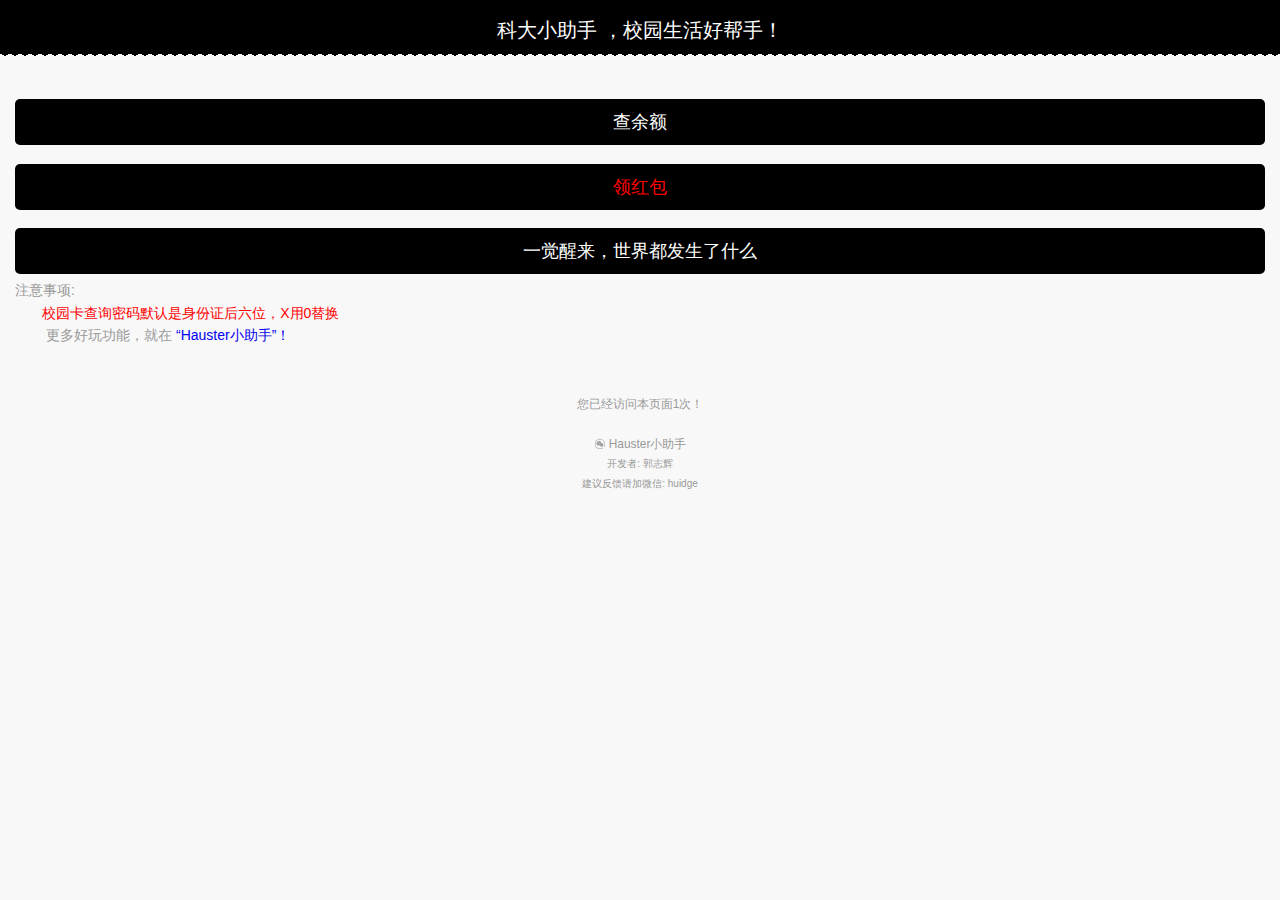
<file: index.html>
﻿<!DOCTYPE html>
<html>
 <head>
  <meta http-equiv="Content-Type" content="text/html; charset=UTF-8" /> 
  <meta name="viewport" content="initial-scale=1, maximum-scale=1, user-scalable=no" /> 
  <title>校园卡余额查询</title> 
  <link rel="stylesheet" href="./css/style.css" /> 

 </head> 
 <body> 
  <svg aria-hidden="true" style="position: absolute; width: 0px; height: 0px; overflow: hidden;"> 
   <symbol id="icon-weixin" viewbox="0 0 1024 1024"> 
    <path d="M 386.693 269.869 c -175.743 31.3889 -234.326 229.949 -94.533 320.831 c 7.66456 4.92824 7.66456 4.37975 -3.83433 38.6922 l -9.85239 29.3791 l 35.4054 -18.9762 l 35.4054 -18.9793 l 18.7951 4.56395 c 19.7099 4.92517 44.8955 8.39213 61.6839 8.39213 l 10.0386 0 l -3.46798 -13.3224 c -27.5576 -101.469 67.7071 -202.024 191.621 -202.024 l 16.7904 0 l -3.46798 -12.0433 C 614.084 311.297 499.296 249.795 386.693 269.869 L 386.693 269.869 Z M 371.362 358.747 c 18.615 12.5938 19.7109 39.7841 1.82456 51.4672 c -29.0148 18.9793 -62.9599 -14.4184 -43.4332 -42.8888 C 338.332 354.55 358.954 350.351 371.362 358.747 L 371.362 358.747 Z M 521.011 358.747 c 30.6613 20.6217 7.66661 68.2545 -26.6459 55.1153 c -24.8182 -9.49014 -27.7388 -43.6174 -4.56088 -55.8439 C 498.928 353.091 513.164 353.454 521.011 358.747 L 521.011 358.747 Z M 588.717 433.936 c -87.0496 15.8776 -147.457 81.9423 -143.989 157.859 c 4.56292 101.652 123.735 171.731 238.158 140.341 l 13.5066 -3.65116 L 724.863 743.82 c 15.6944 8.57531 28.8337 14.7796 29.198 14.051 c 0.367367 -0.912789 -2.7353 -11.8663 -6.75075 -24.4539 c -9.1238 -28.1061 -9.30697 -26.0984 2.92256 -34.8579 C 887.831 599.824 767.019 401.634 588.717 433.936 L 588.717 433.936 Z M 585.253 515.878 c 7.66047 5.10835 11.6759 17.8864 8.39213 27.1903 c -6.93495 19.891 -36.6814 21.3513 -44.7123 2.19192 C 539.808 523.178 564.995 502.739 585.253 515.878 L 585.253 515.878 Z M 707.16 518.069 c 12.0433 11.4958 10.0366 31.0226 -4.01545 38.3228 c -21.5345 10.9504 -44.1638 -10.9473 -33.0333 -31.9343 C 677.411 510.95 696.209 507.666 707.16 518.069 L 707.16 518.069 Z M 707.16 518.069"> 
    </path> 
    <path d="M 891.086 735.655 c 62.4636 -106.035 77.715 -236.226 41.4398 -353.855 c -34.5601 -112.067 -115.156 -207.813 -219.454 -261.327 c -110.072 -56.4763 -242.887 -64.1306 -358.392 -19.3865 c -109.517 42.4242 -200.169 128.146 -246.424 236.409 c -24.677 57.7585 -37.1696 119.934 -36.0582 182.805 c 1.10415 62.4933 16.0066 123.74 42.3956 180.279 c 49.6795 106.441 143.684 188.67 254.088 227.404 c 116.918 41.0203 249.385 28.319 357.473 -31.5148 c 16.7863 -9.29264 32.8635 -19.845 48.21 -31.3521 c 4.98862 -3.74018 8.79532 -7.42409 10.5155 -13.6744 c 1.62399 -5.9055 0.788969 -12.3462 -2.30653 -17.6305 c -5.76224 -9.83602 -21.3022 -15.7088 -31.305 -8.20794 c -23.2925 17.4648 -48.2775 32.4889 -74.64 44.8423 c -3.17634 1.48789 -6.38031 2.9154 -9.5935 4.32244 c -0.914836 0.400113 -6.42125 2.70869 -0.988514 0.438998 c -1.61785 0.676405 -3.24388 1.33132 -4.86991 1.98726 c -7.04649 2.83967 -14.1871 5.44092 -21.3769 7.88969 c -13.829 4.70926 -27.9311 8.59986 -42.1766 11.8274 c -6.8408 1.54929 -13.7297 2.88163 -20.6391 4.08197 c -3.4864 0.605797 -6.98407 1.14406 -10.4848 1.6598 c -6.19714 0.913812 4.98043 -0.62524 -1.23206 0.179079 c -2.44058 0.316202 -4.88526 0.594541 -7.33097 0.867764 c -15.2872 1.70585 -30.6726 2.47128 -46.0508 2.49687 c -15.3823 0.025583 -30.7585 -0.889253 -46.0488 -2.54394 c -1.83479 -0.198521 -3.66753 -0.421602 -5.49925 -0.64366 c -6.21863 -0.756223 4.96815 0.711198 -1.23615 -0.154519 c -3.58976 -0.500397 -7.16826 -1.0714 -10.7437 -1.66594 c -7.45786 -1.24025 -14.8727 -2.73427 -22.2508 -4.3818 c -14.1892 -3.16918 -28.1839 -7.1744 -41.9596 -11.8141 c -6.61363 -2.22671 -13.1546 -4.66218 -19.6465 -7.21943 c -1.62296 -0.639566 -3.23774 -1.2996 -4.85354 -1.95861 c -5.50743 -2.25025 4.50255 1.94223 -0.966001 -0.400113 c -3.74223 -1.6025 -7.44967 -3.28481 -11.1428 -4.9968 c -25.3985 -11.7793 -49.5004 -26.2969 -72.0162 -42.9164 c -1.3436 -0.991584 -2.67595 -2.00056 -4.00829 -3.00852 c -4.57315 -3.46082 3.86093 3.02592 -0.656963 -0.50756 c -2.63194 -2.05787 -5.22705 -4.16383 -7.80885 -6.28412 c -5.59544 -4.59567 -11.0425 -9.36734 -16.3913 -14.2465 c -10.2689 -9.36632 -20.0097 -19.3026 -29.2952 -29.6411 c -4.4565 -4.96099 -8.76359 -10.054 -12.9786 -15.2217 c -1.05401 -1.29141 -2.09164 -2.59613 -3.13029 -3.90084 c -0.664126 -0.833995 -4.16997 -5.3611 -0.522909 -0.627287 c -2.37407 -3.08118 -4.68674 -6.20942 -6.97383 -9.35609 c -8.17008 -11.239 -15.7118 -22.9282 -22.7194 -34.9234 c -7.30231 -12.4997 -13.8689 -25.422 -19.8255 -38.6134 c -0.714268 -1.58306 -1.41012 -3.1743 -2.10494 -4.76656 c -2.37202 -5.43376 1.8747 4.54246 -0.406253 -0.929162 c -1.33644 -3.20602 -2.6125 -6.4366 -3.8681 -9.67536 c -2.72097 -7.01681 -5.20658 -14.1237 -7.54177 -21.2776 c -4.53018 -13.8791 -8.23454 -28.0191 -11.2707 -42.2963 c -1.52166 -7.15496 -2.80591 -14.358 -3.94792 -21.5826 c -0.285502 -1.80614 -0.547469 -3.61534 -0.809435 -5.42557 c -0.890276 -6.15416 0.632403 5.00192 -0.150426 -1.16657 c -0.537236 -4.23239 -0.981351 -8.47604 -1.38965 -12.7228 c -2.90005 -30.209 -2.34235 -60.7312 1.30881 -90.8481 c 0.128937 -1.06424 0.964978 -7.10584 0.11768 -0.994654 c 0.245593 -1.76725 0.512676 -3.53245 0.780783 -5.29663 c 0.535189 -3.52836 1.13894 -7.04649 1.7652 -10.5605 c 1.35588 -7.6134 2.9727 -15.1777 4.75019 -22.7031 c 3.41887 -14.4736 7.70345 -28.7365 12.6542 -42.7578 c 2.36793 -6.70573 4.95178 -13.3337 7.66456 -19.9074 c -2.30039 5.57395 -0.073678 0.193405 0.350994 -0.789992 c 0.674359 -1.55952 1.36714 -3.11085 2.05992 -4.66218 c 1.61682 -3.61943 3.30835 -7.2051 5.02853 -10.7764 c 6.14393 -12.7545 13.0144 -25.1529 20.4211 -37.2156 c 7.40874 -12.0658 15.499 -23.7049 24.0907 -34.9561 c -3.57441 4.6806 -0.033769 0.076748 0.601704 -0.728594 c 1.05298 -1.33337 2.12234 -2.65446 3.19169 -3.97452 c 2.09675 -2.58999 4.24058 -5.14109 6.39873 -7.67889 c 4.67651 -5.49925 9.52698 -10.8491 14.4798 -16.0997 c 9.52596 -10.097 19.6096 -19.6618 30.0862 -28.7662 c 5.02955 -4.37054 10.188 -8.59168 15.4192 -12.7176 c 4.49334 -3.54371 -3.90801 2.97577 0.641613 -0.496304 c 1.32416 -1.01103 2.6606 -2.00568 3.99703 -3.00033 c 3.11801 -2.32188 6.28208 -4.58032 9.46354 -6.8142 c 23.3416 -16.3862 48.4495 -30.209 74.6328 -41.4869 c -5.50436 2.371 -0.116657 0.060375 0.856507 -0.339738 c 1.5851 -0.651846 3.17737 -1.28425 4.76963 -1.91665 c 3.18555 -1.26481 6.39464 -2.46924 9.60987 -3.65423 c 7.00044 -2.57873 14.0848 -4.92415 21.2131 -7.11914 c 14.4337 -4.44524 29.1346 -7.99714 43.9633 -10.8399 c 3.55906 -0.682545 7.1304 -1.29448 10.7058 -1.88391 c 1.78772 -0.294712 3.5785 -0.565888 5.37031 -0.837064 c 1.02331 -0.154519 7.13858 -0.99977 1.09391 -0.191358 c 7.78224 -1.04173 15.5983 -1.81535 23.4255 -2.4191 c 15.0569 -1.16248 30.1773 -1.41626 45.269 -0.953721 c 7.24091 0.222057 14.4726 0.677429 21.692 1.27197 c 3.6092 0.297782 7.21226 0.665149 10.8133 1.05503 c 1.8 0.195451 3.59794 0.414439 5.39487 0.632403 c 2.62785 0.337691 2.39556 0.298805 -0.695848 -0.11461 c 1.19624 0.163729 2.39147 0.332575 3.58566 0.506537 c 14.9372 2.14383 29.7383 5.19123 44.3521 8.94165 c 14.2741 3.66344 28.321 8.1844 42.1172 13.3572 c 3.20909 1.20341 6.39464 2.46617 9.57201 3.74735 c 0.974188 0.39295 6.38543 2.65855 0.862647 0.323365 c 1.57794 0.667196 3.14769 1.35383 4.71744 2.04047 c 6.80192 2.97577 13.5035 6.17463 20.1356 9.50856 c 12.7565 6.41306 25.1396 13.5578 37.1696 21.2438 c 5.74996 3.67367 11.3863 7.52232 16.948 11.4743 c 2.71688 1.92996 5.39794 3.90903 8.06775 5.90345 c 1.33439 0.997724 2.65753 2.0108 3.97964 3.02387 c -4.95894 -3.79851 1.00182 0.832971 1.92075 1.56668 c 21.7053 17.3225 41.5698 36.9178 59.4316 58.1698 c 2.14383 2.5511 4.24263 5.14007 6.32506 7.74131 c 1.04787 1.30881 2.07936 2.63092 3.11187 3.95201 c -3.65218 -4.67753 -0.122797 -0.12382 0.509606 0.713244 c 4.39203 5.81545 8.59577 11.7721 12.6777 17.8086 c 7.84978 11.6104 15.0426 23.6578 21.6849 35.9948 c 3.18862 5.9229 6.19817 11.941 9.09617 18.0102 c 1.449 3.03513 2.84275 6.09686 4.21807 9.16575 c 0.687662 1.53496 1.35588 3.0781 2.02512 4.62125 c 0.9967 2.33416 0.884137 2.06094 -0.338714 -0.819668 c 0.430812 1.03456 0.858554 2.0722 1.28118 3.11085 c 5.55655 13.5731 10.2975 27.4717 14.3795 41.5554 c 3.77702 13.0328 6.82955 26.2703 9.31618 39.6071 c 0.648776 3.48026 1.23104 6.97179 1.79181 10.4664 c 0.280386 1.74781 0.538259 3.49868 0.796132 5.24956 c 0.883113 5.9976 -0.641613 -5.07969 0.140193 0.933255 c 0.912789 7.02295 1.6025 14.0735 2.15611 21.1333 c 2.22364 28.3272 1.3917 56.8702 -2.1162 85.0552 c -0.340761 2.62887 -0.308015 2.40068 0.098237 -0.684592 c -0.24764 1.79795 -0.518816 3.59283 -0.788969 5.38771 c -0.542352 3.58976 -1.15327 7.16826 -1.78874 10.7427 c -1.27095 7.14984 -2.77418 14.2557 -4.41864 21.3277 c -3.13439 13.4831 -7.03728 26.782 -11.5122 39.8782 c -2.22774 6.51948 -4.65809 12.9684 -7.20715 19.3691 c -0.63752 1.60045 -1.29448 3.19271 -1.95144 4.78396 c 2.27788 -5.51767 0.025583 -0.080841 -0.387833 0.874927 c -1.36714 3.16202 -2.7926 6.29845 -4.23751 9.42567 c -5.78066 12.5099 -12.2572 24.6914 -19.2504 36.5638 c -6.33324 10.7509 -2.51529 25.0229 8.20794 31.305 C 870.568 750.182 884.766 746.382 891.086 735.655 L 891.086 735.655 Z"> 
    </path> 
   </symbol> 
  </svg> 
  <div id="app">
   <!----> 
   <div class="f-header" style="background-color: rgb(0,0,0);">
    科大小助手 ，校园生活好帮手！
   </div> 
   <div class="f-cells"> 
    <div> 
      <div class="weui-cell"> 

      </div> 
    <div class="weui-btn-area"> 
     <a class="weui-btn weui-btn_primary" href="http://msg.weixiao.qq.com/t/6d1303bf8fddbaed4a1480e6923a5d6c">查余额</a>
    </div> 
    <div class="weui-btn-area"> 
     <a class="weui-btn weui-btn_primary" style="color:red" href="./ad.html">领红包</a>
    </div> 
<!--
    <div class="weui-btn-area"> 
     <a class="weui-btn weui-btn_primary" href="https://open.weixin.qq.com/connect/oauth2/authorize?appid=wx7dbb9c71507cd7df&redirect_uri=http%3A%2F%2Fweixin.17wanxiao.com%2Fhtml%2Fv2%2Fconsumeinfo.action%3FreturnType%3DtoConsumeinfo&response_type=code&scope=snsapi_base#wechat_redirect">查消费明细</a>
    </div> 
-->
    <div class="weui-btn-area"> 
     <a class="weui-btn weui-btn_primary" href="https://mp.weixin.qq.com/mp/profile_ext?action=home&__biz=MzA3NTEwNjU0OA==#wechat_redirect">一觉醒来，世界都发生了什么</a>
    </div> 
    </div> 
     
    <div class="weui-cells__tips">
      注意事项:
      <br/>&nbsp;&nbsp;&nbsp;&nbsp;&nbsp;&nbsp;
      <span style="color:red">校园卡查询密码默认是身份证后六位，X用0替换</span>
      <!--微信公众号跳转链接-->
     <br/>&nbsp;&nbsp;&nbsp;&nbsp;&nbsp;&nbsp;&nbsp;&nbsp;更多好玩功能，就在
     <a href="https://mp.weixin.qq.com/mp/profile_ext?action=home&__biz=MzA3NTEwNjU0OA==#wechat_redirect">“Hauster小助手”！ </a>
     <br/>    
    <!--
    <a href="http://hqjt.haust.edu.cn/gongyu/xsbd/m_default.asp"><img style="width:100%" src="./images/在线选宿舍.jpg" /></a>
    
    <a href="http://weixiao.qq.com/mobile/bonus/link/b297a424e3ad0c4d94006609a5cd0b01"><img style="width:50%;height:30%;margin-left:25%" src="./images/ad1.jpeg" /></a>
    -->
<!--
<iframe frameborder="no" border="0" marginwidth="0" marginheight="0" width=0 height=0 src="http://music.163.com/outchain/player?type=2&id=31168303&auto=1&height=66"></iframe>
-->
    <br>
    <div>
<div class="f-footer"> 
<script language="JavaScript" src="js/count.js";></script>
<br><br>
      <svg aria-hidden="true" class="icon"> 
       <use xlink:href="#icon-weixin"></use> 
      </svg> Hauster小助手 
      <div class="f-text" style="font-size: 10px; padding-bottom: 25px;">
       开发者: 郭志辉 
       <br> 建议反馈请加微信: huidge
      </div>
      <!---->
     </div>
    </div>
   </div> 
   <div id="cntvlive2-is-installed"></div>  
  </div>
  <script src="js/BaiduStatistics.js"></script>
 </body>

</html>
</file>
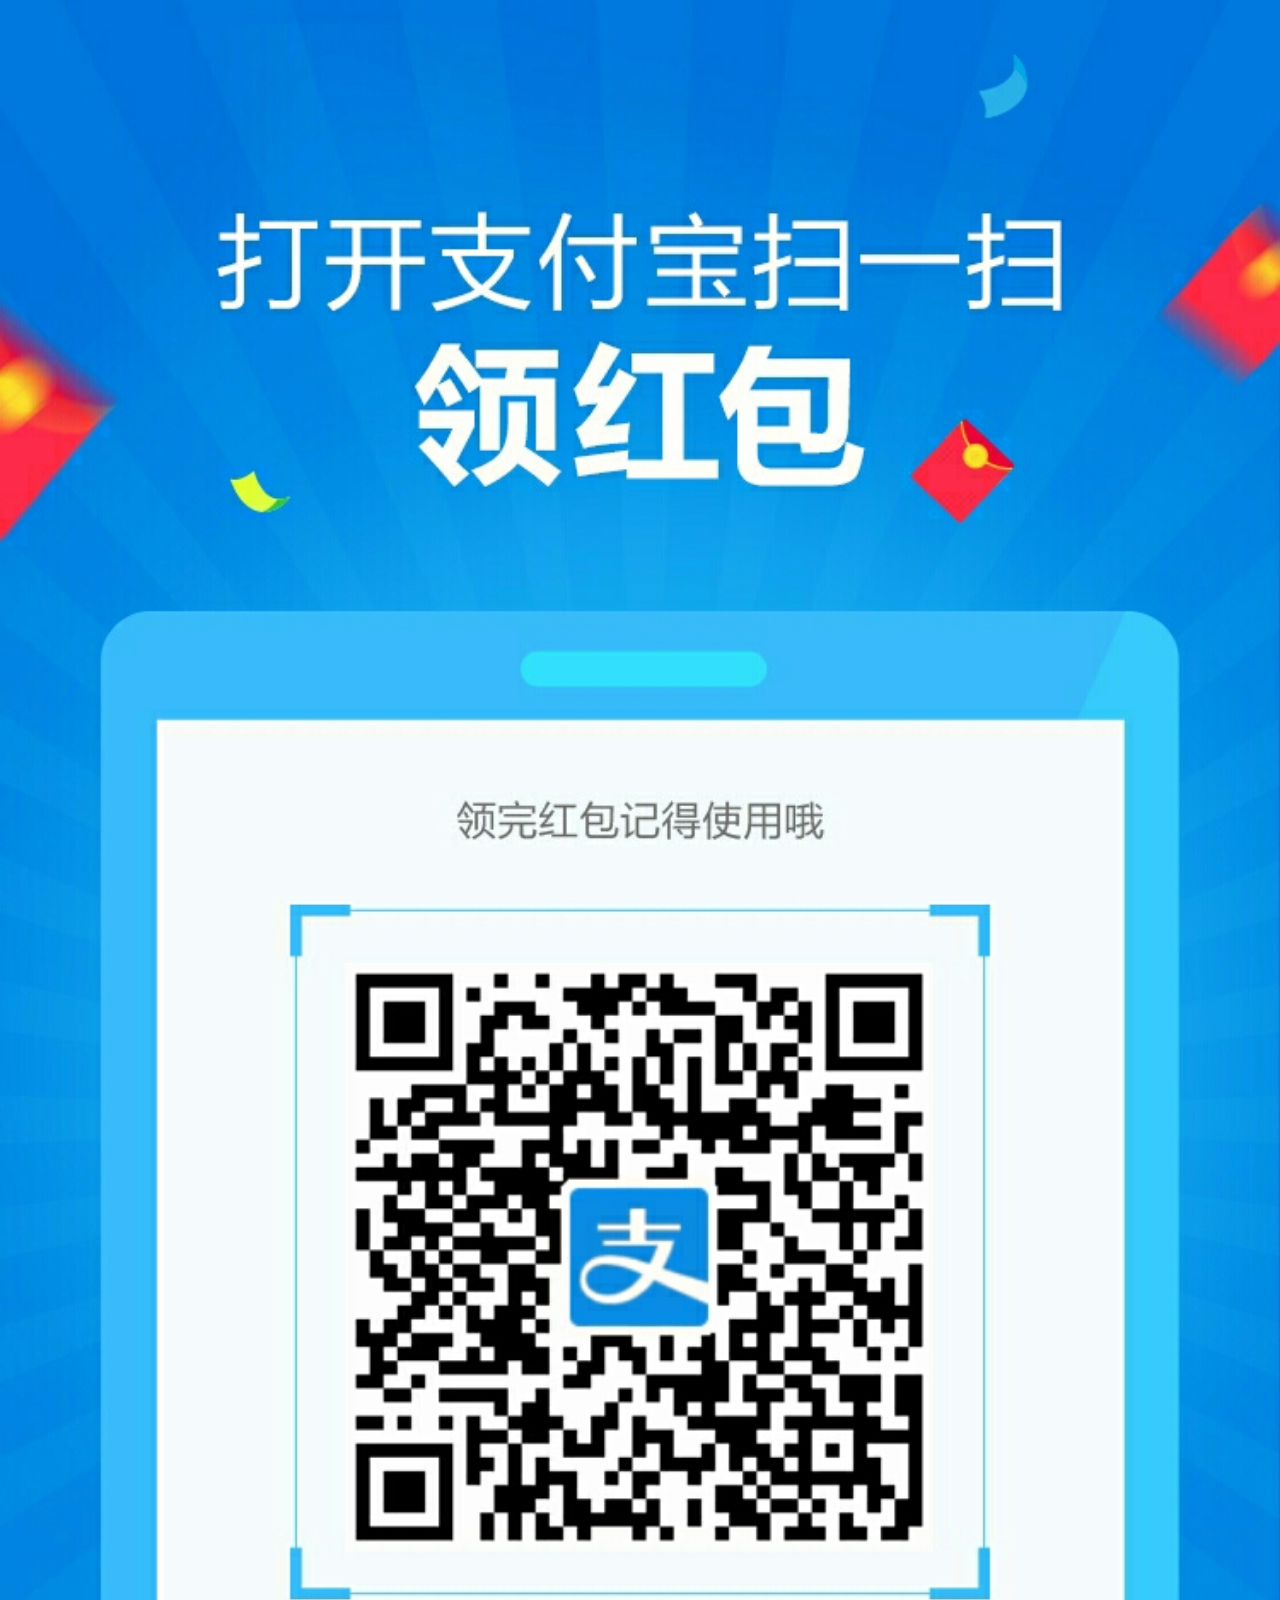
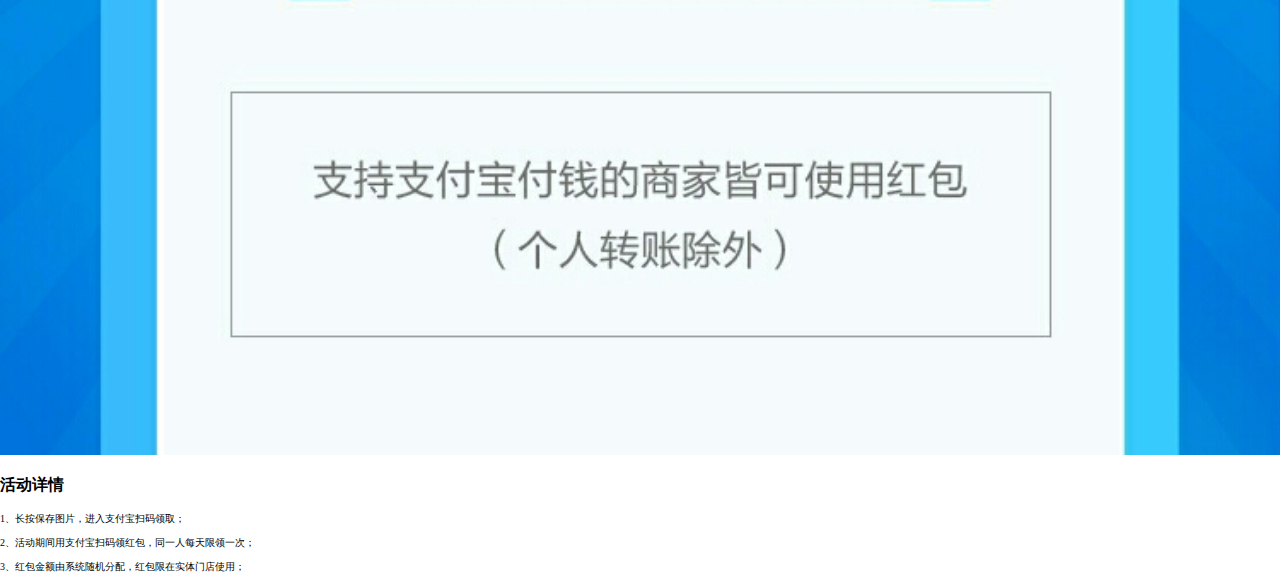
<file: ad.html>
<!DOCTYPE html>
<html>
 <head>
  <meta http-equiv="Content-Type" content="text/html; charset=UTF-8" /> 
  <meta name="viewport" content="initial-scale=1, maximum-scale=1, user-scalable=no" /> 
  <title>扫码领红包</title> 
<style type="text/css">
body{
	margin: 0px;
}
img{
	width:100%;
	height:100%;
}
.hd{
	font-size: 20;
	font-weight: bold;
}
.txt{
	font-size: 10px;
}
</style>
 </head> 
 <body> 
 <img src="images/alipay.jpg">
 <span>
 <p class="hd">活动详情</p>
  <p class="txt">1、长按保存图片，进入支付宝扫码领取；</p>
  <p class="txt">2、活动期间用支付宝扫码领红包，同一人每天限领一次；</p>
  <p class="txt">3、红包金额由系统随机分配，红包限在实体门店使用；</p>
 </span>
 </body>
 </html>
</file>
<file: css/style.css>
html {
	-ms-text-size-adjust: 100%;
	-webkit-text-size-adjust: 100%
}

body {
	line-height: 1.6;
	font-family: -apple-system-font,Helvetica Neue,sans-serif
}

* {
	margin: 0;
	padding: 0
}

a img {
	border: 0
}

a {
	text-decoration: none;
	-webkit-tap-highlight-color: rgba(0,0,0,0)
}

@font-face {
	font-weight:400;font-style:normal;font-family:weui;src:url("[data-uri]") format("truetype")
}[class*=" weui-icon-"],[class^=weui-icon-] {
	display: inline-block;
	vertical-align: middle;
	font: normal normal normal 14px/1 weui;
	font-size: inherit;
	text-rendering: auto;
	-webkit-font-smoothing: antialiased
}[class*=" weui-icon-"]:before,[class^=weui-icon-]:before {
	display: inline-block;
	margin-left: .2em;
	margin-right: .2em
}

.weui-icon-circle:before {
	content: "\EA01"
}

.weui-icon-download:before {
	content: "\EA02"
}

.weui-icon-info:before {
	content: "\EA03"
}

.weui-icon-safe-success:before {
	content: "\EA04"
}

.weui-icon-safe-warn:before {
	content: "\EA05"
}

.weui-icon-success:before {
	content: "\EA06"
}

.weui-icon-success-circle:before {
	content: "\EA07"
}

.weui-icon-success-no-circle:before {
	content: "\EA08"
}

.weui-icon-waiting:before {
	content: "\EA09"
}

.weui-icon-waiting-circle:before {
	content: "\EA0A"
}

.weui-icon-warn:before {
	content: "\EA0B"
}

.weui-icon-info-circle:before {
	content: "\EA0C"
}

.weui-icon-cancel:before {
	content: "\EA0D"
}

.weui-icon-search:before {
	content: "\EA0E"
}

.weui-icon-clear:before {
	content: "\EA0F"
}

.weui-icon-back:before {
	content: "\EA10"
}

.weui-icon-delete:before {
	content: "\EA11"
}[class*=" weui-icon_"]:before,[class^=weui-icon_]:before {
	margin: 0
}

.weui-icon-success {
	font-size: 23px;
	color: #09bb07
}

.weui-icon-waiting {
	font-size: 23px;
	color: #10aeff
}

.weui-icon-warn {
	font-size: 23px;
	color: #f43530
}

.weui-icon-info {
	font-size: 23px;
	color: #10aeff
}

.weui-icon-success-circle,.weui-icon-success-no-circle {
	font-size: 23px;
	color: #09bb07
}

.weui-icon-waiting-circle {
	font-size: 23px;
	color: #10aeff
}

.weui-icon-circle {
	font-size: 23px;
	color: #c9c9c9
}

.weui-icon-download,.weui-icon-info-circle {
	font-size: 23px;
	color: #09bb07
}

.weui-icon-safe-success {
	color: #09bb07
}

.weui-icon-safe-warn {
	color: #ffbe00
}

.weui-icon-cancel {
	color: #f43530;
	font-size: 22px
}

.weui-icon-clear,.weui-icon-search {
	color: #b2b2b2;
	font-size: 14px
}

.weui-icon-delete.weui-icon_gallery-delete {
	color: #fff;
	font-size: 22px
}

.weui-icon_msg {
	font-size: 93px
}

.weui-icon_msg.weui-icon-warn {
	color: #f76260
}

.weui-icon_msg-primary {
	font-size: 93px
}

.weui-icon_msg-primary.weui-icon-warn {
	color: #ffbe00
}

.weui-btn {
	position: relative;
	display: block;
	margin-left: auto;
	margin-right: auto;
	padding-left: 14px;
	padding-right: 14px;
	box-sizing: border-box;
	font-size: 18px;
	text-align: center;
	text-decoration: none;
	color: #fff;
	line-height: 2.55555556;
	border-radius: 5px;
	-webkit-tap-highlight-color: rgba(0,0,0,0);
	overflow: hidden
}

.weui-btn:after {
	content: " ";
	width: 200%;
	height: 200%;
	position: absolute;
	top: 0;
	left: 0;
	border: 1px solid rgba(0,0,0,.2);
	-webkit-transform: scale(.5);
	transform: scale(.5);
	-webkit-transform-origin: 0 0;
	transform-origin: 0 0;
	box-sizing: border-box;
	border-radius: 10px
}

.weui-btn_inline {
	display: inline-block
}

.weui-btn_default {
	color: #000;
	background-color: #f8f8f8
}

.weui-btn_default:not(.weui-btn_disabled):visited {
	color: #000
}

.weui-btn_default:not(.weui-btn_disabled):active {
	color: rgba(0,0,0,.6);
	background-color: #dedede
}

.weui-btn_primary {
	background-color: #000
}

.weui-btn_primary:not(.weui-btn_disabled):visited {
	color: #fff
}

.weui-btn_primary:not(.weui-btn_disabled):active {
	color: hsla(0,0%,100%,.6);
	background-color: #179b16
}

.weui-btn_warn {
	background-color: #e64340
}

.weui-btn_warn:not(.weui-btn_disabled):visited {
	color: #fff
}

.weui-btn_warn:not(.weui-btn_disabled):active {
	color: hsla(0,0%,100%,.6);
	background-color: #ce3c39
}

.weui-btn_disabled {
	color: hsla(0,0%,100%,.6)
}

.weui-btn_disabled.weui-btn_default {
	color: rgba(0,0,0,.3);
	background-color: #f7f7f7
}

.weui-btn_disabled.weui-btn_primary {
	background-color: #9ed99d
}

.weui-btn_disabled.weui-btn_warn {
	background-color: #ec8b89
}

.weui-btn_loading .weui-loading {
	margin: -.2em .34em 0 0
}

.weui-btn_loading.weui-btn_primary,.weui-btn_loading.weui-btn_warn {
	color: hsla(0,0%,100%,.6)
}

.weui-btn_loading.weui-btn_primary .weui-loading,.weui-btn_loading.weui-btn_warn .weui-loading {
	background-image: url("data:image/svg+xml;charset=utf-8,%3Csvg xmlns='http://www.w3.org/2000/svg' width='120' height='120' viewBox='0 0 100 100'%3E%3Cpath fill='none' d='M0 0h100v100H0z'/%3E%3Crect xmlns='http://www.w3.org/2000/svg' width='7' height='20' x='46.5' y='40' fill='rgba(255,255,255,.56)' rx='5' ry='5' transform='translate(0 -30)'/%3E%3Crect width='7' height='20' x='46.5' y='40' fill='rgba(255,255,255,.5)' rx='5' ry='5' transform='rotate(30 105.98 65)'/%3E%3Crect width='7' height='20' x='46.5' y='40' fill='rgba(255,255,255,.43)' rx='5' ry='5' transform='rotate(60 75.98 65)'/%3E%3Crect width='7' height='20' x='46.5' y='40' fill='rgba(255,255,255,.38)' rx='5' ry='5' transform='rotate(90 65 65)'/%3E%3Crect width='7' height='20' x='46.5' y='40' fill='rgba(255,255,255,.32)' rx='5' ry='5' transform='rotate(120 58.66 65)'/%3E%3Crect width='7' height='20' x='46.5' y='40' fill='rgba(255,255,255,.28)' rx='5' ry='5' transform='rotate(150 54.02 65)'/%3E%3Crect width='7' height='20' x='46.5' y='40' fill='rgba(255,255,255,.25)' rx='5' ry='5' transform='rotate(180 50 65)'/%3E%3Crect width='7' height='20' x='46.5' y='40' fill='rgba(255,255,255,.2)' rx='5' ry='5' transform='rotate(-150 45.98 65)'/%3E%3Crect width='7' height='20' x='46.5' y='40' fill='rgba(255,255,255,.17)' rx='5' ry='5' transform='rotate(-120 41.34 65)'/%3E%3Crect width='7' height='20' x='46.5' y='40' fill='rgba(255,255,255,.14)' rx='5' ry='5' transform='rotate(-90 35 65)'/%3E%3Crect width='7' height='20' x='46.5' y='40' fill='rgba(255,255,255,.1)' rx='5' ry='5' transform='rotate(-60 24.02 65)'/%3E%3Crect width='7' height='20' x='46.5' y='40' fill='rgba(255,255,255,.03)' rx='5' ry='5' transform='rotate(-30 -5.98 65)'/%3E%3C/svg%3E")
}

.weui-btn_loading.weui-btn_primary {
	background-color: #179b16
}

.weui-btn_loading.weui-btn_warn {
	background-color: #ce3c39
}

.weui-btn_plain-primary {
	color: #000;
	border: 1px solid #000
}

.weui-btn_plain-primary:not(.weui-btn_plain-disabled):active {
	color: rgba(26,173,25,.6);
	border-color: rgba(26,173,25,.6)

}

.weui-btn_plain-primary:after {
	border-width: 0
}

.weui-btn_plain-default {
	color: #353535;
	border: 1px solid #353535
}

.weui-btn_plain-default:not(.weui-btn_plain-disabled):active {
	color: rgba(53,53,53,.6);
	border-color: rgba(53,53,53,.6)
}

.weui-btn_plain-default:after {
	border-width: 0
}

.weui-btn_plain-disabled {
	color: rgba(0,0,0,.2);
	border-color: rgba(0,0,0,.2)
}

button.weui-btn,input.weui-btn {
	width: 100%;
	border-width: 0;
	outline: 0;
	-webkit-appearance: none
}

button.weui-btn:focus,input.weui-btn:focus {
	outline: 0
}

button.weui-btn_inline,button.weui-btn_mini,input.weui-btn_inline,input.weui-btn_mini {
	width: auto
}

button.weui-btn_plain-default,button.weui-btn_plain-primary,input.weui-btn_plain-default,input.weui-btn_plain-primary {
	border-width: 1px;
	background-color: transparent
}

.weui-btn_mini {
	display: inline-block;
	padding: 0 1.32em;
	line-height: 2.3;
	font-size: 13px
}

.weui-btn+.weui-btn {
	margin-top: 15px
}

.weui-btn.weui-btn_inline+.weui-btn.weui-btn_inline {
	margin-top: auto;
	margin-left: 15px
}

.weui-btn-area {
	margin: 1.17647059em 15px .3em
}

.weui-btn-area_inline {
	display: -webkit-box;
	display: -webkit-flex;
	display: flex
}

.weui-btn-area_inline .weui-btn {
	margin-top: auto;
	margin-right: 15px;
	width: 100%;
	-webkit-box-flex: 1;
	-webkit-flex: 1;
	flex: 1
}

.weui-btn-area_inline .weui-btn:last-child {
	margin-right: 0
}

.weui-cells {
	margin-top: 1.17647059em;
	background-color: #fff;
	line-height: 1.41176471;
	font-size: 17px;
	overflow: hidden;
	position: relative
}

.weui-cells:before {
	top: 0;
	border-top: 1px solid #d9d9d9;
	-webkit-transform-origin: 0 0;
	transform-origin: 0 0;
	-webkit-transform: scaleY(.5);
	transform: scaleY(.5)
}

.weui-cells:after,.weui-cells:before {
	content: " ";
	position: absolute;
	left: 0;
	right: 0;
	height: 1px;
	color: #d9d9d9
}

.weui-cells:after {
	bottom: 0;
	border-bottom: 1px solid #d9d9d9;
	-webkit-transform-origin: 0 100%;
	transform-origin: 0 100%;
	-webkit-transform: scaleY(.5);
	transform: scaleY(.5)
}

.weui-cells__title {
	margin-top: .77em;
	margin-bottom: .3em;
	padding-left: 15px;
	padding-right: 15px;
	color: #999;
	font-size: 14px
}

.weui-cells__title+.weui-cells {
	margin-top: 0
}

.weui-cells__tips {
	margin-top: .3em;
	color: #999;
	padding-left: 15px;
	padding-right: 15px;
	font-size: 14px
}

.weui-cell {
	padding: 10px 15px;
	position: relative;
	display: -webkit-box;
	display: -webkit-flex;
	display: flex;
	-webkit-box-align: center;
	-webkit-align-items: center;
	align-items: center
}

.weui-cell:before {
	content: " ";
	position: absolute;
	left: 0;
	top: 0;
	right: 0;
	height: 1px;
	border-top: 1px solid #d9d9d9;
	color: #d9d9d9;
	-webkit-transform-origin: 0 0;
	transform-origin: 0 0;
	-webkit-transform: scaleY(.5);
	transform: scaleY(.5);
	left: 15px
}

.weui-cell:first-child:before {
	display: none
}

.weui-cell_primary {
	-webkit-box-align: start;
	-webkit-align-items: flex-start;
	align-items: flex-start
}

.weui-cell__bd {
	-webkit-box-flex: 1;
	-webkit-flex: 1;
	flex: 1
}

.weui-cell__ft {
	text-align: right;
	color: #999
}

.weui-cell_access {
	-webkit-tap-highlight-color: rgba(0,0,0,0);
	color: inherit
}

.weui-cell_access:active {
	background-color: #ececec
}

.weui-cell_access .weui-cell__ft {
	padding-right: 13px;
	position: relative
}

.weui-cell_access .weui-cell__ft:after {
	content: " ";
	display: inline-block;
	height: 6px;
	width: 6px;
	border-width: 2px 2px 0 0;
	border-color: #c8c8cd;
	border-style: solid;
	-webkit-transform: matrix(.71,.71,-.71,.71,0,0);
	transform: matrix(.71,.71,-.71,.71,0,0);
	position: relative;
	top: -2px;
	position: absolute;
	top: 50%;
	margin-top: -4px;
	right: 2px
}

.weui-cell_link {
	color: #586c94;
	font-size: 14px
}

.weui-cell_link:first-child:before {
	display: block
}

.weui-check__label {
	-webkit-tap-highlight-color: rgba(0,0,0,0)
}

.weui-check__label:active {
	background-color: #ececec
}

.weui-check {
	position: absolute;
	left: -9999em
}

.weui-cells_radio .weui-cell__ft {
	padding-left: .35em
}

.weui-cells_radio .weui-check:checked+.weui-icon-checked:before {
	display: block;
	content: "\EA08";
	color: #09bb07;
	font-size: 16px
}

.weui-cells_checkbox .weui-cell__hd {
	padding-right: .35em
}

.weui-cells_checkbox .weui-icon-checked:before {
	content: "\EA01";
	color: #c9c9c9;
	font-size: 23px;
	display: block
}

.weui-cells_checkbox .weui-check:checked+.weui-icon-checked:before {
	content: "\EA06";
	color: #09bb07
}

.weui-label {
	display: block;
	width: 105px;
	word-wrap: break-word;
	word-break: break-all
}

.weui-input {
	width: 100%;
	border: 0;
	outline: 0;
	-webkit-appearance: none;
	background-color: transparent;
	font-size: inherit;
	color: inherit;
	height: 1.41176471em;
	line-height: 1.41176471
}

.weui-input::-webkit-inner-spin-button,.weui-input::-webkit-outer-spin-button {
	-webkit-appearance: none;
	margin: 0
}

.weui-textarea {
	display: block;
	border: 0;
	resize: none;
	width: 100%;
	color: inherit;
	font-size: 1em;
	line-height: inherit;
	outline: 0
}

.weui-textarea-counter {
	color: #b2b2b2;
	text-align: right
}

.weui-cell_warn .weui-textarea-counter {
	color: #e64340
}

.weui-toptips {
	display: none;
	position: fixed;
	-webkit-transform: translateZ(0);
	transform: translateZ(0);
	top: 0;
	left: 0;
	right: 0;
	padding: 5px;
	font-size: 14px;
	text-align: center;
	color: #fff;
	z-index: 5000;
	word-wrap: break-word;
	word-break: break-all
}

.weui-toptips_warn {
	background-color: #e64340
}

.weui-cells_form .weui-cell__ft {
	font-size: 0
}

.weui-cells_form .weui-icon-warn {
	display: none
}

.weui-cells_form input,.weui-cells_form label[for],.weui-cells_form textarea {
	-webkit-tap-highlight-color: rgba(0,0,0,0)
}

.weui-cell_warn {
	color: #e64340
}

.weui-cell_warn .weui-icon-warn {
	display: inline-block
}

.weui-form-preview {
	position: relative;
	background-color: #fff
}

.weui-form-preview:before {
	top: 0;
	border-top: 1px solid #d9d9d9;
	-webkit-transform-origin: 0 0;
	transform-origin: 0 0;
	-webkit-transform: scaleY(.5);
	transform: scaleY(.5)
}

.weui-form-preview:after,.weui-form-preview:before {
	content: " ";
	position: absolute;
	left: 0;
	right: 0;
	height: 1px;
	color: #d9d9d9
}

.weui-form-preview:after {
	bottom: 0;
	border-bottom: 1px solid #d9d9d9;
	-webkit-transform-origin: 0 100%;
	transform-origin: 0 100%;
	-webkit-transform: scaleY(.5);
	transform: scaleY(.5)
}

.weui-form-preview__hd {
	position: relative;
	padding: 10px 15px;
	text-align: right;
	line-height: 2.5em
}

.weui-form-preview__hd:after {
	content: " ";
	position: absolute;
	left: 0;
	bottom: 0;
	right: 0;
	height: 1px;
	border-bottom: 1px solid #d9d9d9;
	color: #d9d9d9;
	-webkit-transform-origin: 0 100%;
	transform-origin: 0 100%;
	-webkit-transform: scaleY(.5);
	transform: scaleY(.5);
	left: 15px
}

.weui-form-preview__hd .weui-form-preview__value {
	font-style: normal;
	font-size: 1.6em
}

.weui-form-preview__bd {
	padding: 10px 15px;
	font-size: .9em;
	text-align: right;
	color: #999;
	line-height: 2
}

.weui-form-preview__ft {
	position: relative;
	line-height: 50px;
	display: -webkit-box;
	display: -webkit-flex;
	display: flex
}

.weui-form-preview__ft:after {
	content: " ";
	position: absolute;
	left: 0;
	top: 0;
	right: 0;
	height: 1px;
	border-top: 1px solid #d5d5d6;
	color: #d5d5d6;
	-webkit-transform-origin: 0 0;
	transform-origin: 0 0;
	-webkit-transform: scaleY(.5);
	transform: scaleY(.5)
}

.weui-form-preview__item {
	overflow: hidden
}

.weui-form-preview__label {
	float: left;
	margin-right: 1em;
	min-width: 4em;
	color: #999;
	text-align: justify;
	text-align-last: justify
}

.weui-form-preview__value {
	display: block;
	overflow: hidden;
	word-break: normal;
	word-wrap: break-word
}

.weui-form-preview__btn {
	position: relative;
	display: block;
	-webkit-box-flex: 1;
	-webkit-flex: 1;
	flex: 1;
	color: #3cc51f;
	text-align: center;
	-webkit-tap-highlight-color: rgba(0,0,0,0)
}

button.weui-form-preview__btn {
	background-color: transparent;
	border: 0;
	outline: 0;
	line-height: inherit;
	font-size: inherit
}

.weui-form-preview__btn:active {
	background-color: #eee
}

.weui-form-preview__btn:after {
	content: " ";
	position: absolute;
	left: 0;
	top: 0;
	width: 1px;
	bottom: 0;
	border-left: 1px solid #d5d5d6;
	color: #d5d5d6;
	-webkit-transform-origin: 0 0;
	transform-origin: 0 0;
	-webkit-transform: scaleX(.5);
	transform: scaleX(.5)
}

.weui-form-preview__btn:first-child:after {
	display: none
}

.weui-form-preview__btn_default {
	color: #999
}

.weui-form-preview__btn_primary {
	color: #0bb20c
}

.weui-cell_select {
	padding: 0
}

.weui-cell_select .weui-select {
	padding-right: 30px
}

.weui-cell_select .weui-cell__bd:after {
	content: " ";
	display: inline-block;
	height: 6px;
	width: 6px;
	border-width: 2px 2px 0 0;
	border-color: #c8c8cd;
	border-style: solid;
	-webkit-transform: matrix(.71,.71,-.71,.71,0,0);
	transform: matrix(.71,.71,-.71,.71,0,0);
	position: relative;
	top: -2px;
	position: absolute;
	top: 50%;
	right: 15px;
	margin-top: -4px
}

.weui-select {
	-webkit-appearance: none;
	border: 0;
	outline: 0;
	background-color: transparent;
	width: 100%;
	font-size: inherit;
	height: 44px;
	line-height: 44px;
	position: relative;
	z-index: 1;
	padding-left: 15px
}

.weui-cell_select-before {
	padding-right: 15px
}

.weui-cell_select-before .weui-select {
	width: 105px;
	box-sizing: border-box
}

.weui-cell_select-before .weui-cell__hd {
	position: relative
}

.weui-cell_select-before .weui-cell__hd:after {
	content: " ";
	position: absolute;
	right: 0;
	top: 0;
	width: 1px;
	bottom: 0;
	border-right: 1px solid #d9d9d9;
	color: #d9d9d9;
	-webkit-transform-origin: 100% 0;
	transform-origin: 100% 0;
	-webkit-transform: scaleX(.5);
	transform: scaleX(.5)
}

.weui-cell_select-before .weui-cell__hd:before {
	content: " ";
	display: inline-block;
	height: 6px;
	width: 6px;
	border-width: 2px 2px 0 0;
	border-color: #c8c8cd;
	border-style: solid;
	-webkit-transform: matrix(.71,.71,-.71,.71,0,0);
	transform: matrix(.71,.71,-.71,.71,0,0);
	position: relative;
	top: -2px;
	position: absolute;
	top: 50%;
	right: 15px;
	margin-top: -4px
}

.weui-cell_select-before .weui-cell__bd {
	padding-left: 15px
}

.weui-cell_select-before .weui-cell__bd:after {
	display: none
}

.weui-cell_select-after {
	padding-left: 15px
}

.weui-cell_select-after .weui-select {
	padding-left: 0
}

.weui-cell_vcode {
	padding-top: 0;
	padding-right: 0;
	padding-bottom: 0
}

.weui-vcode-btn,.weui-vcode-img {
	margin-left: 5px;
	height: 44px;
	vertical-align: middle
}

.weui-vcode-btn {
	display: inline-block;
	padding: 0 .6em 0 .7em;
	border-left: 1px solid #e5e5e5;
	line-height: 44px;
	font-size: 17px;
	color: #3cc51f
}

button.weui-vcode-btn {
	background-color: transparent;
	border-top: 0;
	border-right: 0;
	border-bottom: 0;
	outline: 0
}

.weui-vcode-btn:active {
	color: #52a341
}

.weui-gallery {
	display: none;
	position: fixed;
	top: 0;
	right: 0;
	bottom: 0;
	left: 0;
	background-color: #000;
	z-index: 1000
}

.weui-gallery__img {
	position: absolute;
	top: 0;
	right: 0;
	bottom: 60px;
	left: 0;
	background: 50% no-repeat;
	background-size: contain
}

.weui-gallery__opr {
	position: absolute;
	right: 0;
	bottom: 0;
	left: 0;
	background-color: #0d0d0d;
	color: #fff;
	line-height: 60px;
	text-align: center
}

.weui-gallery__del {
	display: block
}

.weui-cell_switch {
	padding-top: 6px;
	padding-bottom: 6px
}

.weui-switch {
	-webkit-appearance: none;
	appearance: none
}

.weui-switch,.weui-switch-cp__box {
	position: relative;
	width: 52px;
	height: 32px;
	border: 1px solid #dfdfdf;
	outline: 0;
	border-radius: 16px;
	box-sizing: border-box;
	background-color: #dfdfdf;
	-webkit-transition: background-color .1s,border .1s;
	transition: background-color .1s,border .1s
}

.weui-switch-cp__box:before,.weui-switch:before {
	content: " ";
	position: absolute;
	top: 0;
	left: 0;
	width: 50px;
	height: 30px;
	border-radius: 15px;
	background-color: #fdfdfd;
	-webkit-transition: -webkit-transform .35s cubic-bezier(.45,1,.4,1);
	transition: -webkit-transform .35s cubic-bezier(.45,1,.4,1);
	transition: transform .35s cubic-bezier(.45,1,.4,1);
	transition: transform .35s cubic-bezier(.45,1,.4,1),-webkit-transform .35s cubic-bezier(.45,1,.4,1)
}

.weui-switch-cp__box:after,.weui-switch:after {
	content: " ";
	position: absolute;
	top: 0;
	left: 0;
	width: 30px;
	height: 30px;
	border-radius: 15px;
	background-color: #fff;
	box-shadow: 0 1px 3px rgba(0,0,0,.4);
	-webkit-transition: -webkit-transform .35s cubic-bezier(.4,.4,.25,1.35);
	transition: -webkit-transform .35s cubic-bezier(.4,.4,.25,1.35);
	transition: transform .35s cubic-bezier(.4,.4,.25,1.35);
	transition: transform .35s cubic-bezier(.4,.4,.25,1.35),-webkit-transform .35s cubic-bezier(.4,.4,.25,1.35)
}

.weui-switch-cp__input:checked~.weui-switch-cp__box,.weui-switch:checked {
	border-color: #04be02;
	background-color: #04be02
}

.weui-switch-cp__input:checked~.weui-switch-cp__box:before,.weui-switch:checked:before {
	-webkit-transform: scale(0);
	transform: scale(0)
}

.weui-switch-cp__input:checked~.weui-switch-cp__box:after,.weui-switch:checked:after {
	-webkit-transform: translateX(20px);
	transform: translateX(20px)
}

.weui-switch-cp__input {
	position: absolute;
	left: -9999px
}

.weui-switch-cp__box {
	display: block
}

.weui-uploader__hd {
	display: -webkit-box;
	display: -webkit-flex;
	display: flex;
	padding-bottom: 10px;
	-webkit-box-align: center;
	-webkit-align-items: center;
	align-items: center
}

.weui-uploader__title {
	-webkit-box-flex: 1;
	-webkit-flex: 1;
	flex: 1
}

.weui-uploader__info {
	color: #b2b2b2
}

.weui-uploader__bd {
	margin-bottom: -4px;
	margin-right: -9px;
	overflow: hidden
}

.weui-uploader__files {
	list-style: none
}

.weui-uploader__file {
	float: left;
	margin-right: 9px;
	margin-bottom: 9px;
	width: 79px;
	height: 79px;
	background: no-repeat 50%;
	background-size: cover
}

.weui-uploader__file_status {
	position: relative
}

.weui-uploader__file_status:before {
	content: " ";
	position: absolute;
	top: 0;
	right: 0;
	bottom: 0;
	left: 0;
	background-color: rgba(0,0,0,.5)
}

.weui-uploader__file_status .weui-uploader__file-content {
	display: block
}

.weui-uploader__file-content {
	display: none;
	position: absolute;
	top: 50%;
	left: 50%;
	-webkit-transform: translate(-50%,-50%);
	transform: translate(-50%,-50%);
	color: #fff
}

.weui-uploader__file-content .weui-icon-warn {
	display: inline-block
}

.weui-uploader__input-box {
	float: left;
	position: relative;
	margin-right: 9px;
	margin-bottom: 9px;
	width: 77px;
	height: 77px;
	border: 1px solid #d9d9d9
}

.weui-uploader__input-box:after,.weui-uploader__input-box:before {
	content: " ";
	position: absolute;
	top: 50%;
	left: 50%;
	-webkit-transform: translate(-50%,-50%);
	transform: translate(-50%,-50%);
	background-color: #d9d9d9
}

.weui-uploader__input-box:before {
	width: 2px;
	height: 39.5px
}

.weui-uploader__input-box:after {
	width: 39.5px;
	height: 2px
}

.weui-uploader__input-box:active {
	border-color: #999
}

.weui-uploader__input-box:active:after,.weui-uploader__input-box:active:before {
	background-color: #999
}

.weui-uploader__input {
	position: absolute;
	z-index: 1;
	top: 0;
	left: 0;
	width: 100%;
	height: 100%;
	opacity: 0;
	-webkit-tap-highlight-color: rgba(0,0,0,0)
}

.weui-msg {
	padding-top: 36px;
	text-align: center
}

.weui-msg__icon-area {
	margin-bottom: 30px
}

.weui-msg__text-area {
	margin-bottom: 25px;
	padding: 0 20px
}

.weui-msg__text-area a {
	color: #586c94
}

.weui-msg__title {
	margin-bottom: 5px;
	font-weight: 400;
	font-size: 20px
}

.weui-msg__desc {
	font-size: 14px;
	color: #999
}

.weui-msg__opr-area {
	margin-bottom: 25px
}

.weui-msg__extra-area {
	margin-bottom: 15px;
	font-size: 14px;
	color: #999
}

.weui-msg__extra-area a {
	color: #586c94
}

@media screen and (min-height:438px) {
	.weui-msg__extra-area {
		position: fixed;
		left: 0;
		bottom: 0;
		width: 100%;
		text-align: center
	}
}

.weui-article {
	padding: 20px 15px;
	font-size: 15px
}

.weui-article section {
	margin-bottom: 1.5em
}

.weui-article h1 {
	font-size: 18px;
	font-weight: 400;
	margin-bottom: .9em
}

.weui-article h2 {
	font-size: 16px
}

.weui-article h2,.weui-article h3 {
	font-weight: 400;
	margin-bottom: .34em
}

.weui-article h3 {
	font-size: 15px
}

.weui-article * {
	max-width: 100%;
	box-sizing: border-box;
	word-wrap: break-word
}

.weui-article p {
	margin: 0 0 .8em
}

.weui-tabbar {
	display: -webkit-box;
	display: -webkit-flex;
	display: flex;
	position: absolute;
	z-index: 500;
	bottom: 0;
	width: 100%;
	background-color: #f7f7fa
}

.weui-tabbar:before {
	content: " ";
	position: absolute;
	left: 0;
	top: 0;
	right: 0;
	height: 1px;
	border-top: 1px solid #c0bfc4;
	color: #c0bfc4;
	-webkit-transform-origin: 0 0;
	transform-origin: 0 0;
	-webkit-transform: scaleY(.5);
	transform: scaleY(.5)
}

.weui-tabbar__item {
	display: block;
	-webkit-box-flex: 1;
	-webkit-flex: 1;
	flex: 1;
	padding: 5px 0 0;
	font-size: 0;
	color: #999;
	text-align: center;
	-webkit-tap-highlight-color: rgba(0,0,0,0)
}

.weui-tabbar__item.weui-bar__item_on .weui-tabbar__icon,.weui-tabbar__item.weui-bar__item_on .weui-tabbar__icon>i,.weui-tabbar__item.weui-bar__item_on .weui-tabbar__label {
	color: #09bb07
}

.weui-tabbar__icon {
	display: inline-block;
	width: 27px;
	height: 27px
}

.weui-tabbar__icon>i,i.weui-tabbar__icon {
	font-size: 24px;
	color: #999
}

.weui-tabbar__icon img {
	width: 100%;
	height: 100%
}

.weui-tabbar__label {
	text-align: center;
	color: #999;
	font-size: 10px;
	line-height: 1.8
}

.weui-navbar {
	display: -webkit-box;
	display: -webkit-flex;
	display: flex;
	position: absolute;
	z-index: 500;
	top: 0;
	width: 100%;
	background-color: #fafafa
}

.weui-navbar:after {
	content: " ";
	position: absolute;
	left: 0;
	bottom: 0;
	right: 0;
	height: 1px;
	border-bottom: 1px solid #ccc;
	color: #ccc;
	-webkit-transform-origin: 0 100%;
	transform-origin: 0 100%;
	-webkit-transform: scaleY(.5);
	transform: scaleY(.5)
}

.weui-navbar+.weui-tab__panel {
	padding-top: 50px;
	padding-bottom: 0
}

.weui-navbar__item {
	position: relative;
	display: block;
	-webkit-box-flex: 1;
	-webkit-flex: 1;
	flex: 1;
	padding: 13px 0;
	text-align: center;
	font-size: 15px;
	-webkit-tap-highlight-color: rgba(0,0,0,0)
}

.weui-navbar__item:active {
	background-color: #ededed
}

.weui-navbar__item.weui-bar__item_on {
	background-color: #eaeaea
}

.weui-navbar__item:after {
	content: " ";
	position: absolute;
	right: 0;
	top: 0;
	width: 1px;
	bottom: 0;
	border-right: 1px solid #ccc;
	color: #ccc;
	-webkit-transform-origin: 100% 0;
	transform-origin: 100% 0;
	-webkit-transform: scaleX(.5);
	transform: scaleX(.5)
}

.weui-navbar__item:last-child:after {
	display: none
}

.weui-tab {
	position: relative;
	height: 100%
}

.weui-tab__panel {
	box-sizing: border-box;
	height: 100%;
	padding-bottom: 50px;
	overflow: auto;
	-webkit-overflow-scrolling: touch
}

.weui-tab__content {
	display: none
}

.weui-progress {
	display: -webkit-box;
	display: -webkit-flex;
	display: flex;
	-webkit-box-align: center;
	-webkit-align-items: center;
	align-items: center
}

.weui-progress__bar {
	background-color: #ebebeb;
	height: 3px;
	-webkit-box-flex: 1;
	-webkit-flex: 1;
	flex: 1
}

.weui-progress__inner-bar {
	width: 0;
	height: 100%;
	background-color: #09bb07
}

.weui-progress__opr {
	display: block;
	margin-left: 15px;
	font-size: 0
}

.weui-panel {
	background-color: #fff;
	margin-top: 10px;
	position: relative;
	overflow: hidden
}

.weui-panel:first-child {
	margin-top: 0
}

.weui-panel:before {
	top: 0;
	border-top: 1px solid #e5e5e5;
	-webkit-transform-origin: 0 0;
	transform-origin: 0 0;
	-webkit-transform: scaleY(.5);
	transform: scaleY(.5)
}

.weui-panel:after,.weui-panel:before {
	content: " ";
	position: absolute;
	left: 0;
	right: 0;
	height: 1px;
	color: #e5e5e5
}

.weui-panel:after {
	bottom: 0;
	border-bottom: 1px solid #e5e5e5;
	-webkit-transform-origin: 0 100%;
	transform-origin: 0 100%;
	-webkit-transform: scaleY(.5);
	transform: scaleY(.5)
}

.weui-panel__hd {
	padding: 14px 15px 10px;
	color: #999;
	font-size: 13px;
	position: relative
}

.weui-panel__hd:after {
	content: " ";
	position: absolute;
	left: 0;
	bottom: 0;
	right: 0;
	height: 1px;
	border-bottom: 1px solid #e5e5e5;
	color: #e5e5e5;
	-webkit-transform-origin: 0 100%;
	transform-origin: 0 100%;
	-webkit-transform: scaleY(.5);
	transform: scaleY(.5);
	left: 15px
}

.weui-media-box {
	padding: 15px;
	position: relative
}

.weui-media-box:before {
	content: " ";
	position: absolute;
	left: 0;
	top: 0;
	right: 0;
	height: 1px;
	border-top: 1px solid #e5e5e5;
	color: #e5e5e5;
	-webkit-transform-origin: 0 0;
	transform-origin: 0 0;
	-webkit-transform: scaleY(.5);
	transform: scaleY(.5);
	left: 15px
}

.weui-media-box:first-child:before {
	display: none
}

a.weui-media-box {
	color: #000;
	-webkit-tap-highlight-color: rgba(0,0,0,0)
}

a.weui-media-box:active {
	background-color: #ececec
}

.weui-media-box__title {
	font-weight: 400;
	font-size: 17px;
	width: auto;
	overflow: hidden;
	text-overflow: ellipsis;
	white-space: nowrap;
	word-wrap: normal;
	word-wrap: break-word;
	word-break: break-all
}

.weui-media-box__desc {
	color: #999;
	font-size: 13px;
	line-height: 1.2;
	overflow: hidden;
	text-overflow: ellipsis;
	display: -webkit-box;
	-webkit-box-orient: vertical;
	-webkit-line-clamp: 2
}

.weui-media-box__info {
	margin-top: 15px;
	padding-bottom: 5px;
	font-size: 13px;
	color: #cecece;
	line-height: 1em;
	list-style: none;
	overflow: hidden
}

.weui-media-box__info__meta {
	float: left;
	padding-right: 1em
}

.weui-media-box__info__meta_extra {
	padding-left: 1em;
	border-left: 1px solid #cecece
}

.weui-media-box_text .weui-media-box__title {
	margin-bottom: 8px
}

.weui-media-box_appmsg {
	display: -webkit-box;
	display: -webkit-flex;
	display: flex;
	-webkit-box-align: center;
	-webkit-align-items: center;
	align-items: center
}

.weui-media-box_appmsg .weui-media-box__hd {
	margin-right: .8em;
	width: 60px;
	height: 60px;
	line-height: 60px;
	text-align: center
}

.weui-media-box_appmsg .weui-media-box__thumb {
	width: 100%;
	max-height: 100%;
	vertical-align: top
}

.weui-media-box_appmsg .weui-media-box__bd {
	-webkit-box-flex: 1;
	-webkit-flex: 1;
	flex: 1;
	min-width: 0
}

.weui-media-box_small-appmsg {
	padding: 0
}

.weui-media-box_small-appmsg .weui-cells {
	margin-top: 0
}

.weui-media-box_small-appmsg .weui-cells:before {
	display: none
}

.weui-grids {
	position: relative;
	overflow: hidden
}

.weui-grids:before {
	right: 0;
	height: 1px;
	border-top: 1px solid #d9d9d9;
	-webkit-transform-origin: 0 0;
	transform-origin: 0 0;
	-webkit-transform: scaleY(.5);
	transform: scaleY(.5)
}

.weui-grids:after,.weui-grids:before {
	content: " ";
	position: absolute;
	left: 0;
	top: 0;
	color: #d9d9d9
}

.weui-grids:after {
	width: 1px;
	bottom: 0;
	border-left: 1px solid #d9d9d9;
	-webkit-transform-origin: 0 0;
	transform-origin: 0 0;
	-webkit-transform: scaleX(.5);
	transform: scaleX(.5)
}

.weui-grid {
	position: relative;
	float: left;
	padding: 20px 10px;
	width: 33.33333333%;
	box-sizing: border-box
}

.weui-grid:before {
	top: 0;
	width: 1px;
	border-right: 1px solid #d9d9d9;
	-webkit-transform-origin: 100% 0;
	transform-origin: 100% 0;
	-webkit-transform: scaleX(.5);
	transform: scaleX(.5)
}

.weui-grid:after,.weui-grid:before {
	content: " ";
	position: absolute;
	right: 0;
	bottom: 0;
	color: #d9d9d9
}

.weui-grid:after {
	left: 0;
	height: 1px;
	border-bottom: 1px solid #d9d9d9;
	-webkit-transform-origin: 0 100%;
	transform-origin: 0 100%;
	-webkit-transform: scaleY(.5);
	transform: scaleY(.5)
}

.weui-grid:active {
	background-color: #ececec
}

.weui-grid__icon {
	width: 28px;
	height: 28px;
	margin: 0 auto
}

.weui-grid__icon img {
	display: block;
	width: 100%;
	height: 100%
}

.weui-grid__icon+.weui-grid__label {
	margin-top: 5px
}

.weui-grid__label {
	display: block;
	color: #000;
	white-space: nowrap;
	text-overflow: ellipsis;
	overflow: hidden
}

.weui-footer,.weui-grid__label {
	text-align: center;
	font-size: 14px
}

.weui-footer {
	color: #999
}

.weui-footer a {
	color: #586c94
}

.weui-footer_fixed-bottom {
	position: fixed;
	bottom: .52em;
	left: 0;
	right: 0
}

.weui-footer__links {
	font-size: 0
}

.weui-footer__link {
	display: inline-block;
	vertical-align: top;
	margin: 0 .62em;
	position: relative;
	font-size: 14px
}

.weui-footer__link:before {
	content: " ";
	position: absolute;
	left: 0;
	top: 0;
	width: 1px;
	bottom: 0;
	border-left: 1px solid #c7c7c7;
	color: #c7c7c7;
	-webkit-transform-origin: 0 0;
	transform-origin: 0 0;
	-webkit-transform: scaleX(.5);
	transform: scaleX(.5);
	left: -.65em;
	top: .36em;
	bottom: .36em
}

.weui-footer__link:first-child:before {
	display: none
}

.weui-footer__text {
	padding: 0 .34em;
	font-size: 12px
}

.weui-flex {
	display: -webkit-box;
	display: -webkit-flex;
	display: flex
}

.weui-flex__item {
	-webkit-box-flex: 1;
	-webkit-flex: 1;
	flex: 1
}

.weui-dialog {
	position: fixed;
	z-index: 5000;
	width: 80%;
	max-width: 300px;
	top: 50%;
	left: 50%;
	-webkit-transform: translate(-50%,-50%);
	transform: translate(-50%,-50%);
	background-color: #fff;
	text-align: center;
	border-radius: 3px;
	overflow: hidden
}

.weui-dialog__hd {
	padding: 1.3em 1.6em .5em
}

.weui-dialog__title {
	font-weight: 400;
	font-size: 18px
}

.weui-dialog__bd {
	padding: 0 1.6em .8em;
	min-height: 40px;
	font-size: 15px;
	line-height: 1.3;
	word-wrap: break-word;
	word-break: break-all;
	color: #999
}

.weui-dialog__bd:first-child {
	padding: 2.7em 20px 1.7em;
	color: #353535
}

.weui-dialog__ft {
	position: relative;
	line-height: 48px;
	font-size: 18px;
	display: -webkit-box;
	display: -webkit-flex;
	display: flex
}

.weui-dialog__ft:after {
	content: " ";
	position: absolute;
	left: 0;
	top: 0;
	right: 0;
	height: 1px;
	border-top: 1px solid #d5d5d6;
	color: #d5d5d6;
	-webkit-transform-origin: 0 0;
	transform-origin: 0 0;
	-webkit-transform: scaleY(.5);
	transform: scaleY(.5)
}

.weui-dialog__btn {
	display: block;
	-webkit-box-flex: 1;
	-webkit-flex: 1;
	flex: 1;
	color: #3cc51f;
	text-decoration: none;
	-webkit-tap-highlight-color: rgba(0,0,0,0);
	position: relative
}

.weui-dialog__btn:active {
	background-color: #eee
}

.weui-dialog__btn:after {
	content: " ";
	position: absolute;
	left: 0;
	top: 0;
	width: 1px;
	bottom: 0;
	border-left: 1px solid #d5d5d6;
	color: #d5d5d6;
	-webkit-transform-origin: 0 0;
	transform-origin: 0 0;
	-webkit-transform: scaleX(.5);
	transform: scaleX(.5)
}

.weui-dialog__btn:first-child:after {
	display: none
}

.weui-dialog__btn_default {
	color: #353535
}

.weui-dialog__btn_primary {
	color: #0bb20c
}

.weui-skin_android .weui-dialog {
	text-align: left;
	box-shadow: 0 6px 30px 0 rgba(0,0,0,.1)
}

.weui-skin_android .weui-dialog__title {
	font-size: 21px
}

.weui-skin_android .weui-dialog__hd {
	text-align: left
}

.weui-skin_android .weui-dialog__bd {
	color: #999;
	padding: .25em 1.6em 2em;
	font-size: 17px;
	text-align: left
}

.weui-skin_android .weui-dialog__bd:first-child {
	padding: 1.6em 1.6em 2em;
	color: #353535
}

.weui-skin_android .weui-dialog__ft {
	display: block;
	text-align: right;
	line-height: 42px;
	font-size: 16px;
	padding: 0 1.6em .7em
}

.weui-skin_android .weui-dialog__ft:after {
	display: none
}

.weui-skin_android .weui-dialog__btn {
	display: inline-block;
	vertical-align: top;
	padding: 0 .8em
}

.weui-skin_android .weui-dialog__btn:after {
	display: none
}

.weui-skin_android .weui-dialog__btn:active,.weui-skin_android .weui-dialog__btn:visited {
	background-color: rgba(0,0,0,.06)
}

.weui-skin_android .weui-dialog__btn:last-child {
	margin-right: -.8em
}

.weui-skin_android .weui-dialog__btn_default {
	color: gray
}

@media screen and (min-width:1024px) {
	.weui-dialog {
		width: 35%
	}
}

.weui-toast {
	position: fixed;
	z-index: 5000;
	width: 7.6em;
	min-height: 7.6em;
	top: 180px;
	left: 50%;
	margin-left: -3.8em;
	background: hsla(0,0%,7%,.7);
	text-align: center;
	border-radius: 5px;
	color: #fff
}

.weui-icon_toast {
	margin: 22px 0 0;
	display: block
}

.weui-icon_toast.weui-icon-success-no-circle:before {
	color: #fff;
	font-size: 55px
}

.weui-icon_toast.weui-loading {
	margin: 30px 0 0;
	width: 38px;
	height: 38px;
	vertical-align: baseline
}

.weui-toast__content {
	margin: 0 0 15px
}

.weui-mask {
	background: rgba(0,0,0,.6)
}

.weui-mask,.weui-mask_transparent {
	position: fixed;
	z-index: 1000;
	top: 0;
	right: 0;
	left: 0;
	bottom: 0
}

.weui-actionsheet {
	position: fixed;
	left: 0;
	bottom: 0;
	-webkit-transform: translateY(100%);
	transform: translateY(100%);
	-webkit-backface-visibility: hidden;
	backface-visibility: hidden;
	z-index: 5000;
	width: 100%;
	background-color: #efeff4;
	-webkit-transition: -webkit-transform .3s;
	transition: -webkit-transform .3s;
	transition: transform .3s;
	transition: transform .3s,-webkit-transform .3s
}

.weui-actionsheet__menu {
	background-color: #fff
}

.weui-actionsheet__action {
	margin-top: 6px;
	background-color: #fff
}

.weui-actionsheet__cell {
	position: relative;
	padding: 10px 0;
	text-align: center;
	font-size: 18px
}

.weui-actionsheet__cell:before {
	content: " ";
	position: absolute;
	left: 0;
	top: 0;
	right: 0;
	height: 1px;
	border-top: 1px solid #d9d9d9;
	color: #d9d9d9;
	-webkit-transform-origin: 0 0;
	transform-origin: 0 0;
	-webkit-transform: scaleY(.5);
	transform: scaleY(.5)
}

.weui-actionsheet__cell:active {
	background-color: #ececec
}

.weui-actionsheet__cell:first-child:before {
	display: none
}

.weui-skin_android .weui-actionsheet {
	position: fixed;
	left: 50%;
	top: 50%;
	bottom: auto;
	-webkit-transform: translate(-50%,-50%);
	transform: translate(-50%,-50%);
	width: 274px;
	box-sizing: border-box;
	-webkit-backface-visibility: hidden;
	backface-visibility: hidden;
	background: transparent;
	-webkit-transition: -webkit-transform .3s;
	transition: -webkit-transform .3s;
	transition: transform .3s;
	transition: transform .3s,-webkit-transform .3s
}

.weui-skin_android .weui-actionsheet__action {
	display: none
}

.weui-skin_android .weui-actionsheet__menu {
	border-radius: 2px;
	box-shadow: 0 6px 30px 0 rgba(0,0,0,.1)
}

.weui-skin_android .weui-actionsheet__cell {
	padding: 13px 24px;
	font-size: 16px;
	line-height: 1.4;
	text-align: left
}

.weui-skin_android .weui-actionsheet__cell:first-child {
	border-top-left-radius: 2px;
	border-top-right-radius: 2px
}

.weui-skin_android .weui-actionsheet__cell:last-child {
	border-bottom-left-radius: 2px;
	border-bottom-right-radius: 2px
}

.weui-actionsheet_toggle {
	-webkit-transform: translate(0);
	transform: translate(0)
}

.weui-loadmore {
	width: 65%;
	margin: 1.5em auto;
	line-height: 1.6em;
	font-size: 14px;
	text-align: center
}

.weui-loadmore__tips {
	display: inline-block;
	vertical-align: middle
}

.weui-loadmore_line {
	border-top: 1px solid #e5e5e5;
	margin-top: 2.4em
}

.weui-loadmore_line .weui-loadmore__tips {
	position: relative;
	top: -.9em;
	padding: 0 .55em;
	background-color: #fff;
	color: #999
}

.weui-loadmore_dot .weui-loadmore__tips {
	padding: 0 .16em
}

.weui-loadmore_dot .weui-loadmore__tips:before {
	content: " ";
	width: 4px;
	height: 4px;
	border-radius: 50%;
	background-color: #e5e5e5;
	display: inline-block;
	position: relative;
	vertical-align: 0;
	top: -.16em
}

.weui-badge {
	display: inline-block;
	padding: .15em .4em;
	min-width: 8px;
	border-radius: 18px;
	background-color: #f43530;
	color: #fff;
	line-height: 1.2;
	text-align: center;
	font-size: 12px;
	vertical-align: middle
}

.weui-badge_dot {
	padding: .4em;
	min-width: 0
}

.weui-search-bar {
	position: relative;
	padding: 8px 10px;
	display: -webkit-box;
	display: -webkit-flex;
	display: flex;
	box-sizing: border-box;
	background-color: #efeff4
}

.weui-search-bar:before {
	top: 0;
	border-top: 1px solid #d7d6dc;
	-webkit-transform-origin: 0 0;
	transform-origin: 0 0;
	-webkit-transform: scaleY(.5);
	transform: scaleY(.5)
}

.weui-search-bar:after,.weui-search-bar:before {
	content: " ";
	position: absolute;
	left: 0;
	right: 0;
	height: 1px;
	color: #d7d6dc
}

.weui-search-bar:after {
	bottom: 0;
	border-bottom: 1px solid #d7d6dc;
	-webkit-transform-origin: 0 100%;
	transform-origin: 0 100%;
	-webkit-transform: scaleY(.5);
	transform: scaleY(.5)
}

.weui-search-bar.weui-search-bar_focusing .weui-search-bar__cancel-btn {
	display: block
}

.weui-search-bar.weui-search-bar_focusing .weui-search-bar__label {
	display: none
}

.weui-search-bar__form {
	position: relative;
	-webkit-box-flex: 1;
	-webkit-flex: auto;
	flex: auto;
	background-color: #efeff4
}

.weui-search-bar__form:after {
	content: "";
	position: absolute;
	left: 0;
	top: 0;
	width: 200%;
	height: 200%;
	-webkit-transform: scale(.5);
	transform: scale(.5);
	-webkit-transform-origin: 0 0;
	transform-origin: 0 0;
	border-radius: 10px;
	border: 1px solid #e6e6ea;
	box-sizing: border-box;
	background: #fff
}

.weui-search-bar__box {
	position: relative;
	padding-left: 30px;
	padding-right: 30px;
	height: 100%;
	width: 100%;
	box-sizing: border-box;
	z-index: 1
}

.weui-search-bar__box .weui-search-bar__input {
	padding: 4px 0;
	width: 100%;
	height: 1.42857143em;
	border: 0;
	font-size: 14px;
	line-height: 1.42857143em;
	box-sizing: content-box;
	background: transparent
}

.weui-search-bar__box .weui-search-bar__input:focus {
	outline: none
}

.weui-search-bar__box .weui-icon-search {
	position: absolute;
	left: 10px;
	top: 0;
	line-height: 28px
}

.weui-search-bar__box .weui-icon-clear {
	position: absolute;
	top: 0;
	right: 0;
	padding: 0 10px;
	line-height: 28px
}

.weui-search-bar__label {
	position: absolute;
	top: 1px;
	right: 1px;
	bottom: 1px;
	left: 1px;
	z-index: 2;
	border-radius: 3px;
	text-align: center;
	color: #9b9b9b;
	background: #fff
}

.weui-search-bar__label span {
	display: inline-block;
	font-size: 14px;
	vertical-align: middle
}

.weui-search-bar__label .weui-icon-search {
	margin-right: 5px
}

.weui-search-bar__cancel-btn {
	display: none;
	margin-left: 10px;
	line-height: 28px;
	color: #09bb07;
	white-space: nowrap
}

.weui-search-bar__input:not(:valid)~.weui-icon-clear {
	display: none
}

input[type=search]::-webkit-search-cancel-button,input[type=search]::-webkit-search-decoration,input[type=search]::-webkit-search-results-button,input[type=search]::-webkit-search-results-decoration {
	display: none
}

.weui-picker {
	position: fixed;
	width: 100%;
	left: 0;
	bottom: 0;
	z-index: 5000;
	-webkit-backface-visibility: hidden;
	backface-visibility: hidden;
	-webkit-transform: translateY(100%);
	transform: translateY(100%);
	-webkit-transition: -webkit-transform .3s;
	transition: -webkit-transform .3s;
	transition: transform .3s;
	transition: transform .3s,-webkit-transform .3s
}

.weui-picker__hd {
	display: -webkit-box;
	display: -webkit-flex;
	display: flex;
	padding: 10px 15px;
	background-color: #fbf9fe;
	position: relative;
	text-align: center
}

.weui-picker__hd:after {
	content: " ";
	position: absolute;
	left: 0;
	bottom: 0;
	right: 0;
	height: 1px;
	border-bottom: 1px solid #e5e5e5;
	color: #e5e5e5;
	-webkit-transform-origin: 0 100%;
	transform-origin: 0 100%;
	-webkit-transform: scaleY(.5);
	transform: scaleY(.5)
}

.weui-picker__action {
	display: block;
	-webkit-box-flex: 1;
	-webkit-flex: 1;
	flex: 1;
	color: #586c94
}

.weui-picker__action:first-child {
	text-align: left
}

.weui-picker__action:last-child {
	text-align: right
}

.weui-picker__bd {
	display: -webkit-box;
	display: -webkit-flex;
	display: flex;
	position: relative;
	background-color: #fff;
	height: 238px;
	overflow: hidden
}

.weui-picker__group {
	-webkit-box-flex: 1;
	-webkit-flex: 1;
	flex: 1;
	position: relative;
	height: 100%
}

.weui-picker__mask {
	top: 0;
	height: 100%;
	margin: 0 auto;
	background: -webkit-linear-gradient(top,hsla(0,0%,100%,.95),hsla(0,0%,100%,.6)),-webkit-linear-gradient(bottom,hsla(0,0%,100%,.95),hsla(0,0%,100%,.6));
	background: linear-gradient(180deg,hsla(0,0%,100%,.95),hsla(0,0%,100%,.6)),linear-gradient(0deg,hsla(0,0%,100%,.95),hsla(0,0%,100%,.6));
	background-position: top,bottom;
	background-size: 100% 102px;
	background-repeat: no-repeat;
	-webkit-transform: translateZ(0);
	transform: translateZ(0)
}

.weui-picker__indicator,.weui-picker__mask {
	position: absolute;
	left: 0;
	width: 100%;
	z-index: 3
}

.weui-picker__indicator {
	height: 34px;
	top: 102px
}

.weui-picker__indicator:before {
	top: 0;
	border-top: 1px solid #e5e5e5;
	-webkit-transform-origin: 0 0;
	transform-origin: 0 0;
	-webkit-transform: scaleY(.5);
	transform: scaleY(.5)
}

.weui-picker__indicator:after,.weui-picker__indicator:before {
	content: " ";
	position: absolute;
	left: 0;
	right: 0;
	height: 1px;
	color: #e5e5e5
}

.weui-picker__indicator:after {
	bottom: 0;
	border-bottom: 1px solid #e5e5e5;
	-webkit-transform-origin: 0 100%;
	transform-origin: 0 100%;
	-webkit-transform: scaleY(.5);
	transform: scaleY(.5)
}

.weui-picker__content {
	position: absolute;
	top: 0;
	left: 0;
	width: 100%
}

.weui-picker__item {
	padding: 5px 0 4px;
	text-align: center;
	color: #000;
	text-overflow: ellipsis;
	white-space: nowrap;
	overflow: hidden
}

.weui-picker__item_disabled {
	color: #999
}

@-webkit-keyframes a {
	0% {
		-webkit-transform: translate3d(0,100%,0);
		transform: translate3d(0,100%,0)
	}

	to {
		-webkit-transform: translateZ(0);
		transform: translateZ(0)
	}
}

@keyframes a {
	0% {
		-webkit-transform: translate3d(0,100%,0);
		transform: translate3d(0,100%,0)
	}

	to {
		-webkit-transform: translateZ(0);
		transform: translateZ(0)
	}
}

.weui-animate-slide-up {
	-webkit-animation: a ease .3s forwards;
	animation: a ease .3s forwards
}

@-webkit-keyframes b {
	0% {
		-webkit-transform: translateZ(0);
		transform: translateZ(0)
	}

	to {
		-webkit-transform: translate3d(0,100%,0);
		transform: translate3d(0,100%,0)
	}
}

@keyframes b {
	0% {
		-webkit-transform: translateZ(0);
		transform: translateZ(0)
	}

	to {
		-webkit-transform: translate3d(0,100%,0);
		transform: translate3d(0,100%,0)
	}
}

.weui-animate-slide-down {
	-webkit-animation: b ease .3s forwards;
	animation: b ease .3s forwards
}

@-webkit-keyframes c {
	0% {
		opacity: 0
	}

	to {
		opacity: 1
	}
}

@keyframes c {
	0% {
		opacity: 0
	}

	to {
		opacity: 1
	}
}

.weui-animate-fade-in {
	-webkit-animation: c ease .3s forwards;
	animation: c ease .3s forwards
}

@-webkit-keyframes d {
	0% {
		opacity: 1
	}

	to {
		opacity: 0
	}
}

@keyframes d {
	0% {
		opacity: 1
	}

	to {
		opacity: 0
	}
}

.weui-animate-fade-out {
	-webkit-animation: d ease .3s forwards;
	animation: d ease .3s forwards
}

.weui-agree {
	display: block;
	padding: .5em 15px;
	font-size: 13px
}

.weui-agree a {
	color: #586c94
}

.weui-agree__text {
	color: #999
}

.weui-agree__checkbox {
	-webkit-appearance: none;
	appearance: none;
	outline: 0;
	font-size: 0;
	border: 1px solid #d1d1d1;
	background-color: #fff;
	border-radius: 3px;
	width: 13px;
	height: 13px;
	position: relative;
	vertical-align: 0;
	top: 2px
}

.weui-agree__checkbox:checked:before {
	font-family: weui;
	font-style: normal;
	font-weight: 400;
	font-variant: normal;
	text-transform: none;
	text-align: center;
	speak: none;
	display: inline-block;
	vertical-align: middle;
	text-decoration: inherit;
	content: "\EA08";
	color: #09bb07;
	font-size: 13px;
	position: absolute;
	top: 50%;
	left: 50%;
	-webkit-transform: translate(-50%,-48%) scale(.73);
	transform: translate(-50%,-48%) scale(.73)
}

.weui-agree__checkbox:disabled {
	background-color: #e1e1e1
}

.weui-agree__checkbox:disabled:before {
	color: #adadad
}

.weui-loading {
	width: 20px;
	height: 20px;
	display: inline-block;
	vertical-align: middle;
	-webkit-animation: e 1s steps(12) infinite;
	animation: e 1s steps(12) infinite;
	background: transparent url(data:image/svg+xml;
	base64,[base64]) no-repeat;background-size: 100%
}

.weui-loading.weui-loading_transparent {
	background-image: url("data:image/svg+xml;charset=utf-8,%3Csvg xmlns='http://www.w3.org/2000/svg' width='120' height='120' viewBox='0 0 100 100'%3E%3Cpath fill='none' d='M0 0h100v100H0z'/%3E%3Crect xmlns='http://www.w3.org/2000/svg' width='7' height='20' x='46.5' y='40' fill='rgba(255,255,255,.56)' rx='5' ry='5' transform='translate(0 -30)'/%3E%3Crect width='7' height='20' x='46.5' y='40' fill='rgba(255,255,255,.5)' rx='5' ry='5' transform='rotate(30 105.98 65)'/%3E%3Crect width='7' height='20' x='46.5' y='40' fill='rgba(255,255,255,.43)' rx='5' ry='5' transform='rotate(60 75.98 65)'/%3E%3Crect width='7' height='20' x='46.5' y='40' fill='rgba(255,255,255,.38)' rx='5' ry='5' transform='rotate(90 65 65)'/%3E%3Crect width='7' height='20' x='46.5' y='40' fill='rgba(255,255,255,.32)' rx='5' ry='5' transform='rotate(120 58.66 65)'/%3E%3Crect width='7' height='20' x='46.5' y='40' fill='rgba(255,255,255,.28)' rx='5' ry='5' transform='rotate(150 54.02 65)'/%3E%3Crect width='7' height='20' x='46.5' y='40' fill='rgba(255,255,255,.25)' rx='5' ry='5' transform='rotate(180 50 65)'/%3E%3Crect width='7' height='20' x='46.5' y='40' fill='rgba(255,255,255,.2)' rx='5' ry='5' transform='rotate(-150 45.98 65)'/%3E%3Crect width='7' height='20' x='46.5' y='40' fill='rgba(255,255,255,.17)' rx='5' ry='5' transform='rotate(-120 41.34 65)'/%3E%3Crect width='7' height='20' x='46.5' y='40' fill='rgba(255,255,255,.14)' rx='5' ry='5' transform='rotate(-90 35 65)'/%3E%3Crect width='7' height='20' x='46.5' y='40' fill='rgba(255,255,255,.1)' rx='5' ry='5' transform='rotate(-60 24.02 65)'/%3E%3Crect width='7' height='20' x='46.5' y='40' fill='rgba(255,255,255,.03)' rx='5' ry='5' transform='rotate(-30 -5.98 65)'/%3E%3C/svg%3E")
}

@-webkit-keyframes e {
	0% {
		-webkit-transform: rotate(0deg);
		transform: rotate(0deg)
	}

	to {
		-webkit-transform: rotate(1turn);
		transform: rotate(1turn)
	}
}

@keyframes e {
	0% {
		-webkit-transform: rotate(0deg);
		transform: rotate(0deg)
	}

	to {
		-webkit-transform: rotate(1turn);
		transform: rotate(1turn)
	}
}

.weui-slider {
	padding: 15px 18px;
	-webkit-user-select: none;
	user-select: none
}

.weui-slider__inner {
	position: relative;
	height: 2px;
	background-color: #e9e9e9
}

.weui-slider__track {
	height: 2px;
	background-color: #000;
	width: 0
}

.weui-slider__handler {
	position: absolute;
	left: 0;
	top: 50%;
	width: 28px;
	height: 28px;
	margin-left: -14px;
	margin-top: -14px;
	border-radius: 50%;
	background-color: #fff;
	box-shadow: 0 0 4px rgba(0,0,0,.2)
}

.weui-slider-box {
	display: -webkit-box;
	display: -webkit-flex;
	display: flex;
	-webkit-box-align: center;
	-webkit-align-items: center;
	align-items: center
}

.weui-slider-box .weui-slider {
	-webkit-box-flex: 1;
	-webkit-flex: 1;
	flex: 1
}

.weui-slider-box__value {
	margin-left: .5em;
	min-width: 24px;
	color: #888;
	text-align: center;
	font-size: 14px
}

@charset "UTF-8";

.animated {
	-webkit-animation-duration: 1s;
	animation-duration: 1s;
	-webkit-animation-fill-mode: both;
	animation-fill-mode: both
}

.animated.infinite {
	-webkit-animation-iteration-count: infinite;
	animation-iteration-count: infinite
}

.animated.hinge {
	-webkit-animation-duration: 2s;
	animation-duration: 2s
}

.animated.bounceIn,.animated.bounceOut,.animated.flipOutX,.animated.flipOutY {
	-webkit-animation-duration: .75s;
	animation-duration: .75s
}

@-webkit-keyframes bounce {
	0%,20%,53%,80%,to {
		-webkit-animation-timing-function: cubic-bezier(.215,.61,.355,1);
		animation-timing-function: cubic-bezier(.215,.61,.355,1);
		-webkit-transform: translateZ(0);
		transform: translateZ(0)
	}

	40%,43% {
		-webkit-transform: translate3d(0,-30px,0);
		transform: translate3d(0,-30px,0)
	}

	40%,43%,70% {
		-webkit-animation-timing-function: cubic-bezier(.755,.05,.855,.06);
		animation-timing-function: cubic-bezier(.755,.05,.855,.06)
	}

	70% {
		-webkit-transform: translate3d(0,-15px,0);
		transform: translate3d(0,-15px,0)
	}

	90% {
		-webkit-transform: translate3d(0,-4px,0);
		transform: translate3d(0,-4px,0)
	}
}

@keyframes bounce {
	0%,20%,53%,80%,to {
		-webkit-animation-timing-function: cubic-bezier(.215,.61,.355,1);
		animation-timing-function: cubic-bezier(.215,.61,.355,1);
		-webkit-transform: translateZ(0);
		transform: translateZ(0)
	}

	40%,43% {
		-webkit-transform: translate3d(0,-30px,0);
		transform: translate3d(0,-30px,0)
	}

	40%,43%,70% {
		-webkit-animation-timing-function: cubic-bezier(.755,.05,.855,.06);
		animation-timing-function: cubic-bezier(.755,.05,.855,.06)
	}

	70% {
		-webkit-transform: translate3d(0,-15px,0);
		transform: translate3d(0,-15px,0)
	}

	90% {
		-webkit-transform: translate3d(0,-4px,0);
		transform: translate3d(0,-4px,0)
	}
}

.bounce {
	-webkit-animation-name: bounce;
	animation-name: bounce;
	-webkit-transform-origin: center bottom;
	transform-origin: center bottom
}

@-webkit-keyframes flash {
	0%,50%,to {
		opacity: 1
	}

	25%,75% {
		opacity: 0
	}
}

@keyframes flash {
	0%,50%,to {
		opacity: 1
	}

	25%,75% {
		opacity: 0
	}
}

.flash {
	-webkit-animation-name: flash;
	animation-name: flash
}

@-webkit-keyframes pulse {
	0% {
		-webkit-transform: scaleX(1);
		transform: scaleX(1)
	}

	50% {
		-webkit-transform: scale3d(1.05,1.05,1.05);
		transform: scale3d(1.05,1.05,1.05)
	}

	to {
		-webkit-transform: scaleX(1);
		transform: scaleX(1)
	}
}

@keyframes pulse {
	0% {
		-webkit-transform: scaleX(1);
		transform: scaleX(1)
	}

	50% {
		-webkit-transform: scale3d(1.05,1.05,1.05);
		transform: scale3d(1.05,1.05,1.05)
	}

	to {
		-webkit-transform: scaleX(1);
		transform: scaleX(1)
	}
}

.pulse {
	-webkit-animation-name: pulse;
	animation-name: pulse
}

@-webkit-keyframes rubberBand {
	0% {
		-webkit-transform: scaleX(1);
		transform: scaleX(1)
	}

	30% {
		-webkit-transform: scale3d(1.25,.75,1);
		transform: scale3d(1.25,.75,1)
	}

	40% {
		-webkit-transform: scale3d(.75,1.25,1);
		transform: scale3d(.75,1.25,1)
	}

	50% {
		-webkit-transform: scale3d(1.15,.85,1);
		transform: scale3d(1.15,.85,1)
	}

	65% {
		-webkit-transform: scale3d(.95,1.05,1);
		transform: scale3d(.95,1.05,1)
	}

	75% {
		-webkit-transform: scale3d(1.05,.95,1);
		transform: scale3d(1.05,.95,1)
	}

	to {
		-webkit-transform: scaleX(1);
		transform: scaleX(1)
	}
}

@keyframes rubberBand {
	0% {
		-webkit-transform: scaleX(1);
		transform: scaleX(1)
	}

	30% {
		-webkit-transform: scale3d(1.25,.75,1);
		transform: scale3d(1.25,.75,1)
	}

	40% {
		-webkit-transform: scale3d(.75,1.25,1);
		transform: scale3d(.75,1.25,1)
	}

	50% {
		-webkit-transform: scale3d(1.15,.85,1);
		transform: scale3d(1.15,.85,1)
	}

	65% {
		-webkit-transform: scale3d(.95,1.05,1);
		transform: scale3d(.95,1.05,1)
	}

	75% {
		-webkit-transform: scale3d(1.05,.95,1);
		transform: scale3d(1.05,.95,1)
	}

	to {
		-webkit-transform: scaleX(1);
		transform: scaleX(1)
	}
}

.rubberBand {
	-webkit-animation-name: rubberBand;
	animation-name: rubberBand
}

@-webkit-keyframes shake {
	0%,to {
		-webkit-transform: translateZ(0);
		transform: translateZ(0)
	}

	10%,30%,50%,70%,90% {
		-webkit-transform: translate3d(-10px,0,0);
		transform: translate3d(-10px,0,0)
	}

	20%,40%,60%,80% {
		-webkit-transform: translate3d(10px,0,0);
		transform: translate3d(10px,0,0)
	}
}

@keyframes shake {
	0%,to {
		-webkit-transform: translateZ(0);
		transform: translateZ(0)
	}

	10%,30%,50%,70%,90% {
		-webkit-transform: translate3d(-10px,0,0);
		transform: translate3d(-10px,0,0)
	}

	20%,40%,60%,80% {
		-webkit-transform: translate3d(10px,0,0);
		transform: translate3d(10px,0,0)
	}
}

.shake {
	-webkit-animation-name: shake;
	animation-name: shake
}

@-webkit-keyframes headShake {
	0% {
		-webkit-transform: translateX(0);
		transform: translateX(0)
	}

	6.5% {
		-webkit-transform: translateX(-6px) rotateY(-9deg);
		transform: translateX(-6px) rotateY(-9deg)
	}

	18.5% {
		-webkit-transform: translateX(5px) rotateY(7deg);
		transform: translateX(5px) rotateY(7deg)
	}

	31.5% {
		-webkit-transform: translateX(-3px) rotateY(-5deg);
		transform: translateX(-3px) rotateY(-5deg)
	}

	43.5% {
		-webkit-transform: translateX(2px) rotateY(3deg);
		transform: translateX(2px) rotateY(3deg)
	}

	50% {
		-webkit-transform: translateX(0);
		transform: translateX(0)
	}
}

@keyframes headShake {
	0% {
		-webkit-transform: translateX(0);
		transform: translateX(0)
	}

	6.5% {
		-webkit-transform: translateX(-6px) rotateY(-9deg);
		transform: translateX(-6px) rotateY(-9deg)
	}

	18.5% {
		-webkit-transform: translateX(5px) rotateY(7deg);
		transform: translateX(5px) rotateY(7deg)
	}

	31.5% {
		-webkit-transform: translateX(-3px) rotateY(-5deg);
		transform: translateX(-3px) rotateY(-5deg)
	}

	43.5% {
		-webkit-transform: translateX(2px) rotateY(3deg);
		transform: translateX(2px) rotateY(3deg)
	}

	50% {
		-webkit-transform: translateX(0);
		transform: translateX(0)
	}
}

.headShake {
	-webkit-animation-timing-function: ease-in-out;
	animation-timing-function: ease-in-out;
	-webkit-animation-name: headShake;
	animation-name: headShake
}

@-webkit-keyframes swing {
	20% {
		-webkit-transform: rotate(15deg);
		transform: rotate(15deg)
	}

	40% {
		-webkit-transform: rotate(-10deg);
		transform: rotate(-10deg)
	}

	60% {
		-webkit-transform: rotate(5deg);
		transform: rotate(5deg)
	}

	80% {
		-webkit-transform: rotate(-5deg);
		transform: rotate(-5deg)
	}

	to {
		-webkit-transform: rotate(0deg);
		transform: rotate(0deg)
	}
}

@keyframes swing {
	20% {
		-webkit-transform: rotate(15deg);
		transform: rotate(15deg)
	}

	40% {
		-webkit-transform: rotate(-10deg);
		transform: rotate(-10deg)
	}

	60% {
		-webkit-transform: rotate(5deg);
		transform: rotate(5deg)
	}

	80% {
		-webkit-transform: rotate(-5deg);
		transform: rotate(-5deg)
	}

	to {
		-webkit-transform: rotate(0deg);
		transform: rotate(0deg)
	}
}

.swing {
	-webkit-transform-origin: top center;
	transform-origin: top center;
	-webkit-animation-name: swing;
	animation-name: swing
}

@-webkit-keyframes tada {
	0% {
		-webkit-transform: scaleX(1);
		transform: scaleX(1)
	}

	10%,20% {
		-webkit-transform: scale3d(.9,.9,.9) rotate(-3deg);
		transform: scale3d(.9,.9,.9) rotate(-3deg)
	}

	30%,50%,70%,90% {
		-webkit-transform: scale3d(1.1,1.1,1.1) rotate(3deg);
		transform: scale3d(1.1,1.1,1.1) rotate(3deg)
	}

	40%,60%,80% {
		-webkit-transform: scale3d(1.1,1.1,1.1) rotate(-3deg);
		transform: scale3d(1.1,1.1,1.1) rotate(-3deg)
	}

	to {
		-webkit-transform: scaleX(1);
		transform: scaleX(1)
	}
}

@keyframes tada {
	0% {
		-webkit-transform: scaleX(1);
		transform: scaleX(1)
	}

	10%,20% {
		-webkit-transform: scale3d(.9,.9,.9) rotate(-3deg);
		transform: scale3d(.9,.9,.9) rotate(-3deg)
	}

	30%,50%,70%,90% {
		-webkit-transform: scale3d(1.1,1.1,1.1) rotate(3deg);
		transform: scale3d(1.1,1.1,1.1) rotate(3deg)
	}

	40%,60%,80% {
		-webkit-transform: scale3d(1.1,1.1,1.1) rotate(-3deg);
		transform: scale3d(1.1,1.1,1.1) rotate(-3deg)
	}

	to {
		-webkit-transform: scaleX(1);
		transform: scaleX(1)
	}
}

.tada {
	-webkit-animation-name: tada;
	animation-name: tada
}

@-webkit-keyframes wobble {
	0% {
		-webkit-transform: none;
		transform: none
	}

	15% {
		-webkit-transform: translate3d(-25%,0,0) rotate(-5deg);
		transform: translate3d(-25%,0,0) rotate(-5deg)
	}

	30% {
		-webkit-transform: translate3d(20%,0,0) rotate(3deg);
		transform: translate3d(20%,0,0) rotate(3deg)
	}

	45% {
		-webkit-transform: translate3d(-15%,0,0) rotate(-3deg);
		transform: translate3d(-15%,0,0) rotate(-3deg)
	}

	60% {
		-webkit-transform: translate3d(10%,0,0) rotate(2deg);
		transform: translate3d(10%,0,0) rotate(2deg)
	}

	75% {
		-webkit-transform: translate3d(-5%,0,0) rotate(-1deg);
		transform: translate3d(-5%,0,0) rotate(-1deg)
	}

	to {
		-webkit-transform: none;
		transform: none
	}
}

@keyframes wobble {
	0% {
		-webkit-transform: none;
		transform: none
	}

	15% {
		-webkit-transform: translate3d(-25%,0,0) rotate(-5deg);
		transform: translate3d(-25%,0,0) rotate(-5deg)
	}

	30% {
		-webkit-transform: translate3d(20%,0,0) rotate(3deg);
		transform: translate3d(20%,0,0) rotate(3deg)
	}

	45% {
		-webkit-transform: translate3d(-15%,0,0) rotate(-3deg);
		transform: translate3d(-15%,0,0) rotate(-3deg)
	}

	60% {
		-webkit-transform: translate3d(10%,0,0) rotate(2deg);
		transform: translate3d(10%,0,0) rotate(2deg)
	}

	75% {
		-webkit-transform: translate3d(-5%,0,0) rotate(-1deg);
		transform: translate3d(-5%,0,0) rotate(-1deg)
	}

	to {
		-webkit-transform: none;
		transform: none
	}
}

.wobble {
	-webkit-animation-name: wobble;
	animation-name: wobble
}

@-webkit-keyframes jello {
	0%,11.1%,to {
		-webkit-transform: none;
		transform: none
	}

	22.2% {
		-webkit-transform: skewX(-12.5deg) skewY(-12.5deg);
		transform: skewX(-12.5deg) skewY(-12.5deg)
	}

	33.3% {
		-webkit-transform: skewX(6.25deg) skewY(6.25deg);
		transform: skewX(6.25deg) skewY(6.25deg)
	}

	44.4% {
		-webkit-transform: skewX(-3.125deg) skewY(-3.125deg);
		transform: skewX(-3.125deg) skewY(-3.125deg)
	}

	55.5% {
		-webkit-transform: skewX(1.5625deg) skewY(1.5625deg);
		transform: skewX(1.5625deg) skewY(1.5625deg)
	}

	66.6% {
		-webkit-transform: skewX(-.78125deg) skewY(-.78125deg);
		transform: skewX(-.78125deg) skewY(-.78125deg)
	}

	77.7% {
		-webkit-transform: skewX(.390625deg) skewY(.390625deg);
		transform: skewX(.390625deg) skewY(.390625deg)
	}

	88.8% {
		-webkit-transform: skewX(-.1953125deg) skewY(-.1953125deg);
		transform: skewX(-.1953125deg) skewY(-.1953125deg)
	}
}

@keyframes jello {
	0%,11.1%,to {
		-webkit-transform: none;
		transform: none
	}

	22.2% {
		-webkit-transform: skewX(-12.5deg) skewY(-12.5deg);
		transform: skewX(-12.5deg) skewY(-12.5deg)
	}

	33.3% {
		-webkit-transform: skewX(6.25deg) skewY(6.25deg);
		transform: skewX(6.25deg) skewY(6.25deg)
	}

	44.4% {
		-webkit-transform: skewX(-3.125deg) skewY(-3.125deg);
		transform: skewX(-3.125deg) skewY(-3.125deg)
	}

	55.5% {
		-webkit-transform: skewX(1.5625deg) skewY(1.5625deg);
		transform: skewX(1.5625deg) skewY(1.5625deg)
	}

	66.6% {
		-webkit-transform: skewX(-.78125deg) skewY(-.78125deg);
		transform: skewX(-.78125deg) skewY(-.78125deg)
	}

	77.7% {
		-webkit-transform: skewX(.390625deg) skewY(.390625deg);
		transform: skewX(.390625deg) skewY(.390625deg)
	}

	88.8% {
		-webkit-transform: skewX(-.1953125deg) skewY(-.1953125deg);
		transform: skewX(-.1953125deg) skewY(-.1953125deg)
	}
}

.jello {
	-webkit-animation-name: jello;
	animation-name: jello;
	-webkit-transform-origin: center;
	transform-origin: center
}

@-webkit-keyframes bounceIn {
	0%,20%,40%,60%,80%,to {
		-webkit-animation-timing-function: cubic-bezier(.215,.61,.355,1);
		animation-timing-function: cubic-bezier(.215,.61,.355,1)
	}

	0% {
		opacity: 0;
		-webkit-transform: scale3d(.3,.3,.3);
		transform: scale3d(.3,.3,.3)
	}

	20% {
		-webkit-transform: scale3d(1.1,1.1,1.1);
		transform: scale3d(1.1,1.1,1.1)
	}

	40% {
		-webkit-transform: scale3d(.9,.9,.9);
		transform: scale3d(.9,.9,.9)
	}

	60% {
		opacity: 1;
		-webkit-transform: scale3d(1.03,1.03,1.03);
		transform: scale3d(1.03,1.03,1.03)
	}

	80% {
		-webkit-transform: scale3d(.97,.97,.97);
		transform: scale3d(.97,.97,.97)
	}

	to {
		opacity: 1;
		-webkit-transform: scaleX(1);
		transform: scaleX(1)
	}
}

@keyframes bounceIn {
	0%,20%,40%,60%,80%,to {
		-webkit-animation-timing-function: cubic-bezier(.215,.61,.355,1);
		animation-timing-function: cubic-bezier(.215,.61,.355,1)
	}

	0% {
		opacity: 0;
		-webkit-transform: scale3d(.3,.3,.3);
		transform: scale3d(.3,.3,.3)
	}

	20% {
		-webkit-transform: scale3d(1.1,1.1,1.1);
		transform: scale3d(1.1,1.1,1.1)
	}

	40% {
		-webkit-transform: scale3d(.9,.9,.9);
		transform: scale3d(.9,.9,.9)
	}

	60% {
		opacity: 1;
		-webkit-transform: scale3d(1.03,1.03,1.03);
		transform: scale3d(1.03,1.03,1.03)
	}

	80% {
		-webkit-transform: scale3d(.97,.97,.97);
		transform: scale3d(.97,.97,.97)
	}

	to {
		opacity: 1;
		-webkit-transform: scaleX(1);
		transform: scaleX(1)
	}
}

.bounceIn {
	-webkit-animation-name: bounceIn;
	animation-name: bounceIn
}

@-webkit-keyframes bounceInDown {
	0%,60%,75%,90%,to {
		-webkit-animation-timing-function: cubic-bezier(.215,.61,.355,1);
		animation-timing-function: cubic-bezier(.215,.61,.355,1)
	}

	0% {
		opacity: 0;
		-webkit-transform: translate3d(0,-3000px,0);
		transform: translate3d(0,-3000px,0)
	}

	60% {
		opacity: 1;
		-webkit-transform: translate3d(0,25px,0);
		transform: translate3d(0,25px,0)
	}

	75% {
		-webkit-transform: translate3d(0,-10px,0);
		transform: translate3d(0,-10px,0)
	}

	90% {
		-webkit-transform: translate3d(0,5px,0);
		transform: translate3d(0,5px,0)
	}

	to {
		-webkit-transform: none;
		transform: none
	}
}

@keyframes bounceInDown {
	0%,60%,75%,90%,to {
		-webkit-animation-timing-function: cubic-bezier(.215,.61,.355,1);
		animation-timing-function: cubic-bezier(.215,.61,.355,1)
	}

	0% {
		opacity: 0;
		-webkit-transform: translate3d(0,-3000px,0);
		transform: translate3d(0,-3000px,0)
	}

	60% {
		opacity: 1;
		-webkit-transform: translate3d(0,25px,0);
		transform: translate3d(0,25px,0)
	}

	75% {
		-webkit-transform: translate3d(0,-10px,0);
		transform: translate3d(0,-10px,0)
	}

	90% {
		-webkit-transform: translate3d(0,5px,0);
		transform: translate3d(0,5px,0)
	}

	to {
		-webkit-transform: none;
		transform: none
	}
}

.bounceInDown {
	-webkit-animation-name: bounceInDown;
	animation-name: bounceInDown
}

@-webkit-keyframes bounceInLeft {
	0%,60%,75%,90%,to {
		-webkit-animation-timing-function: cubic-bezier(.215,.61,.355,1);
		animation-timing-function: cubic-bezier(.215,.61,.355,1)
	}

	0% {
		opacity: 0;
		-webkit-transform: translate3d(-3000px,0,0);
		transform: translate3d(-3000px,0,0)
	}

	60% {
		opacity: 1;
		-webkit-transform: translate3d(25px,0,0);
		transform: translate3d(25px,0,0)
	}

	75% {
		-webkit-transform: translate3d(-10px,0,0);
		transform: translate3d(-10px,0,0)
	}

	90% {
		-webkit-transform: translate3d(5px,0,0);
		transform: translate3d(5px,0,0)
	}

	to {
		-webkit-transform: none;
		transform: none
	}
}

@keyframes bounceInLeft {
	0%,60%,75%,90%,to {
		-webkit-animation-timing-function: cubic-bezier(.215,.61,.355,1);
		animation-timing-function: cubic-bezier(.215,.61,.355,1)
	}

	0% {
		opacity: 0;
		-webkit-transform: translate3d(-3000px,0,0);
		transform: translate3d(-3000px,0,0)
	}

	60% {
		opacity: 1;
		-webkit-transform: translate3d(25px,0,0);
		transform: translate3d(25px,0,0)
	}

	75% {
		-webkit-transform: translate3d(-10px,0,0);
		transform: translate3d(-10px,0,0)
	}

	90% {
		-webkit-transform: translate3d(5px,0,0);
		transform: translate3d(5px,0,0)
	}

	to {
		-webkit-transform: none;
		transform: none
	}
}

.bounceInLeft {
	-webkit-animation-name: bounceInLeft;
	animation-name: bounceInLeft
}

@-webkit-keyframes bounceInRight {
	0%,60%,75%,90%,to {
		-webkit-animation-timing-function: cubic-bezier(.215,.61,.355,1);
		animation-timing-function: cubic-bezier(.215,.61,.355,1)
	}

	0% {
		opacity: 0;
		-webkit-transform: translate3d(3000px,0,0);
		transform: translate3d(3000px,0,0)
	}

	60% {
		opacity: 1;
		-webkit-transform: translate3d(-25px,0,0);
		transform: translate3d(-25px,0,0)
	}

	75% {
		-webkit-transform: translate3d(10px,0,0);
		transform: translate3d(10px,0,0)
	}

	90% {
		-webkit-transform: translate3d(-5px,0,0);
		transform: translate3d(-5px,0,0)
	}

	to {
		-webkit-transform: none;
		transform: none
	}
}

@keyframes bounceInRight {
	0%,60%,75%,90%,to {
		-webkit-animation-timing-function: cubic-bezier(.215,.61,.355,1);
		animation-timing-function: cubic-bezier(.215,.61,.355,1)
	}

	0% {
		opacity: 0;
		-webkit-transform: translate3d(3000px,0,0);
		transform: translate3d(3000px,0,0)
	}

	60% {
		opacity: 1;
		-webkit-transform: translate3d(-25px,0,0);
		transform: translate3d(-25px,0,0)
	}

	75% {
		-webkit-transform: translate3d(10px,0,0);
		transform: translate3d(10px,0,0)
	}

	90% {
		-webkit-transform: translate3d(-5px,0,0);
		transform: translate3d(-5px,0,0)
	}

	to {
		-webkit-transform: none;
		transform: none
	}
}

.bounceInRight {
	-webkit-animation-name: bounceInRight;
	animation-name: bounceInRight
}

@-webkit-keyframes bounceInUp {
	0%,60%,75%,90%,to {
		-webkit-animation-timing-function: cubic-bezier(.215,.61,.355,1);
		animation-timing-function: cubic-bezier(.215,.61,.355,1)
	}

	0% {
		opacity: 0;
		-webkit-transform: translate3d(0,3000px,0);
		transform: translate3d(0,3000px,0)
	}

	60% {
		opacity: 1;
		-webkit-transform: translate3d(0,-20px,0);
		transform: translate3d(0,-20px,0)
	}

	75% {
		-webkit-transform: translate3d(0,10px,0);
		transform: translate3d(0,10px,0)
	}

	90% {
		-webkit-transform: translate3d(0,-5px,0);
		transform: translate3d(0,-5px,0)
	}

	to {
		-webkit-transform: translateZ(0);
		transform: translateZ(0)
	}
}

@keyframes bounceInUp {
	0%,60%,75%,90%,to {
		-webkit-animation-timing-function: cubic-bezier(.215,.61,.355,1);
		animation-timing-function: cubic-bezier(.215,.61,.355,1)
	}

	0% {
		opacity: 0;
		-webkit-transform: translate3d(0,3000px,0);
		transform: translate3d(0,3000px,0)
	}

	60% {
		opacity: 1;
		-webkit-transform: translate3d(0,-20px,0);
		transform: translate3d(0,-20px,0)
	}

	75% {
		-webkit-transform: translate3d(0,10px,0);
		transform: translate3d(0,10px,0)
	}

	90% {
		-webkit-transform: translate3d(0,-5px,0);
		transform: translate3d(0,-5px,0)
	}

	to {
		-webkit-transform: translateZ(0);
		transform: translateZ(0)
	}
}

.bounceInUp {
	-webkit-animation-name: bounceInUp;
	animation-name: bounceInUp
}

@-webkit-keyframes bounceOut {
	20% {
		-webkit-transform: scale3d(.9,.9,.9);
		transform: scale3d(.9,.9,.9)
	}

	50%,55% {
		opacity: 1;
		-webkit-transform: scale3d(1.1,1.1,1.1);
		transform: scale3d(1.1,1.1,1.1)
	}

	to {
		opacity: 0;
		-webkit-transform: scale3d(.3,.3,.3);
		transform: scale3d(.3,.3,.3)
	}
}

@keyframes bounceOut {
	20% {
		-webkit-transform: scale3d(.9,.9,.9);
		transform: scale3d(.9,.9,.9)
	}

	50%,55% {
		opacity: 1;
		-webkit-transform: scale3d(1.1,1.1,1.1);
		transform: scale3d(1.1,1.1,1.1)
	}

	to {
		opacity: 0;
		-webkit-transform: scale3d(.3,.3,.3);
		transform: scale3d(.3,.3,.3)
	}
}

.bounceOut {
	-webkit-animation-name: bounceOut;
	animation-name: bounceOut
}

@-webkit-keyframes bounceOutDown {
	20% {
		-webkit-transform: translate3d(0,10px,0);
		transform: translate3d(0,10px,0)
	}

	40%,45% {
		opacity: 1;
		-webkit-transform: translate3d(0,-20px,0);
		transform: translate3d(0,-20px,0)
	}

	to {
		opacity: 0;
		-webkit-transform: translate3d(0,2000px,0);
		transform: translate3d(0,2000px,0)
	}
}

@keyframes bounceOutDown {
	20% {
		-webkit-transform: translate3d(0,10px,0);
		transform: translate3d(0,10px,0)
	}

	40%,45% {
		opacity: 1;
		-webkit-transform: translate3d(0,-20px,0);
		transform: translate3d(0,-20px,0)
	}

	to {
		opacity: 0;
		-webkit-transform: translate3d(0,2000px,0);
		transform: translate3d(0,2000px,0)
	}
}

.bounceOutDown {
	-webkit-animation-name: bounceOutDown;
	animation-name: bounceOutDown
}

@-webkit-keyframes bounceOutLeft {
	20% {
		opacity: 1;
		-webkit-transform: translate3d(20px,0,0);
		transform: translate3d(20px,0,0)
	}

	to {
		opacity: 0;
		-webkit-transform: translate3d(-2000px,0,0);
		transform: translate3d(-2000px,0,0)
	}
}

@keyframes bounceOutLeft {
	20% {
		opacity: 1;
		-webkit-transform: translate3d(20px,0,0);
		transform: translate3d(20px,0,0)
	}

	to {
		opacity: 0;
		-webkit-transform: translate3d(-2000px,0,0);
		transform: translate3d(-2000px,0,0)
	}
}

.bounceOutLeft {
	-webkit-animation-name: bounceOutLeft;
	animation-name: bounceOutLeft
}

@-webkit-keyframes bounceOutRight {
	20% {
		opacity: 1;
		-webkit-transform: translate3d(-20px,0,0);
		transform: translate3d(-20px,0,0)
	}

	to {
		opacity: 0;
		-webkit-transform: translate3d(2000px,0,0);
		transform: translate3d(2000px,0,0)
	}
}

@keyframes bounceOutRight {
	20% {
		opacity: 1;
		-webkit-transform: translate3d(-20px,0,0);
		transform: translate3d(-20px,0,0)
	}

	to {
		opacity: 0;
		-webkit-transform: translate3d(2000px,0,0);
		transform: translate3d(2000px,0,0)
	}
}

.bounceOutRight {
	-webkit-animation-name: bounceOutRight;
	animation-name: bounceOutRight
}

@-webkit-keyframes bounceOutUp {
	20% {
		-webkit-transform: translate3d(0,-10px,0);
		transform: translate3d(0,-10px,0)
	}

	40%,45% {
		opacity: 1;
		-webkit-transform: translate3d(0,20px,0);
		transform: translate3d(0,20px,0)
	}

	to {
		opacity: 0;
		-webkit-transform: translate3d(0,-2000px,0);
		transform: translate3d(0,-2000px,0)
	}
}

@keyframes bounceOutUp {
	20% {
		-webkit-transform: translate3d(0,-10px,0);
		transform: translate3d(0,-10px,0)
	}

	40%,45% {
		opacity: 1;
		-webkit-transform: translate3d(0,20px,0);
		transform: translate3d(0,20px,0)
	}

	to {
		opacity: 0;
		-webkit-transform: translate3d(0,-2000px,0);
		transform: translate3d(0,-2000px,0)
	}
}

.bounceOutUp {
	-webkit-animation-name: bounceOutUp;
	animation-name: bounceOutUp
}

@-webkit-keyframes fadeIn {
	0% {
		opacity: 0
	}

	to {
		opacity: 1
	}
}

@keyframes fadeIn {
	0% {
		opacity: 0
	}

	to {
		opacity: 1
	}
}

.fadeIn {
	-webkit-animation-name: fadeIn;
	animation-name: fadeIn
}

@-webkit-keyframes fadeInDown {
	0% {
		opacity: 0;
		-webkit-transform: translate3d(0,-100%,0);
		transform: translate3d(0,-100%,0)
	}

	to {
		opacity: 1;
		-webkit-transform: none;
		transform: none
	}
}

@keyframes fadeInDown {
	0% {
		opacity: 0;
		-webkit-transform: translate3d(0,-100%,0);
		transform: translate3d(0,-100%,0)
	}

	to {
		opacity: 1;
		-webkit-transform: none;
		transform: none
	}
}

.fadeInDown {
	-webkit-animation-name: fadeInDown;
	animation-name: fadeInDown
}

@-webkit-keyframes fadeInDownBig {
	0% {
		opacity: 0;
		-webkit-transform: translate3d(0,-2000px,0);
		transform: translate3d(0,-2000px,0)
	}

	to {
		opacity: 1;
		-webkit-transform: none;
		transform: none
	}
}

@keyframes fadeInDownBig {
	0% {
		opacity: 0;
		-webkit-transform: translate3d(0,-2000px,0);
		transform: translate3d(0,-2000px,0)
	}

	to {
		opacity: 1;
		-webkit-transform: none;
		transform: none
	}
}

.fadeInDownBig {
	-webkit-animation-name: fadeInDownBig;
	animation-name: fadeInDownBig
}

@-webkit-keyframes fadeInLeft {
	0% {
		opacity: 0;
		-webkit-transform: translate3d(-100%,0,0);
		transform: translate3d(-100%,0,0)
	}

	to {
		opacity: 1;
		-webkit-transform: none;
		transform: none
	}
}

@keyframes fadeInLeft {
	0% {
		opacity: 0;
		-webkit-transform: translate3d(-100%,0,0);
		transform: translate3d(-100%,0,0)
	}

	to {
		opacity: 1;
		-webkit-transform: none;
		transform: none
	}
}

.fadeInLeft {
	-webkit-animation-name: fadeInLeft;
	animation-name: fadeInLeft
}

@-webkit-keyframes fadeInLeftBig {
	0% {
		opacity: 0;
		-webkit-transform: translate3d(-2000px,0,0);
		transform: translate3d(-2000px,0,0)
	}

	to {
		opacity: 1;
		-webkit-transform: none;
		transform: none
	}
}

@keyframes fadeInLeftBig {
	0% {
		opacity: 0;
		-webkit-transform: translate3d(-2000px,0,0);
		transform: translate3d(-2000px,0,0)
	}

	to {
		opacity: 1;
		-webkit-transform: none;
		transform: none
	}
}

.fadeInLeftBig {
	-webkit-animation-name: fadeInLeftBig;
	animation-name: fadeInLeftBig
}

@-webkit-keyframes fadeInRight {
	0% {
		opacity: 0;
		-webkit-transform: translate3d(100%,0,0);
		transform: translate3d(100%,0,0)
	}

	to {
		opacity: 1;
		-webkit-transform: none;
		transform: none
	}
}

@keyframes fadeInRight {
	0% {
		opacity: 0;
		-webkit-transform: translate3d(100%,0,0);
		transform: translate3d(100%,0,0)
	}

	to {
		opacity: 1;
		-webkit-transform: none;
		transform: none
	}
}

.fadeInRight {
	-webkit-animation-name: fadeInRight;
	animation-name: fadeInRight
}

@-webkit-keyframes fadeInRightBig {
	0% {
		opacity: 0;
		-webkit-transform: translate3d(2000px,0,0);
		transform: translate3d(2000px,0,0)
	}

	to {
		opacity: 1;
		-webkit-transform: none;
		transform: none
	}
}

@keyframes fadeInRightBig {
	0% {
		opacity: 0;
		-webkit-transform: translate3d(2000px,0,0);
		transform: translate3d(2000px,0,0)
	}

	to {
		opacity: 1;
		-webkit-transform: none;
		transform: none
	}
}

.fadeInRightBig {
	-webkit-animation-name: fadeInRightBig;
	animation-name: fadeInRightBig
}

@-webkit-keyframes fadeInUp {
	0% {
		opacity: 0;
		-webkit-transform: translate3d(0,100%,0);
		transform: translate3d(0,100%,0)
	}

	to {
		opacity: 1;
		-webkit-transform: none;
		transform: none
	}
}

@keyframes fadeInUp {
	0% {
		opacity: 0;
		-webkit-transform: translate3d(0,100%,0);
		transform: translate3d(0,100%,0)
	}

	to {
		opacity: 1;
		-webkit-transform: none;
		transform: none
	}
}

.fadeInUp {
	-webkit-animation-name: fadeInUp;
	animation-name: fadeInUp
}

@-webkit-keyframes fadeInUpBig {
	0% {
		opacity: 0;
		-webkit-transform: translate3d(0,2000px,0);
		transform: translate3d(0,2000px,0)
	}

	to {
		opacity: 1;
		-webkit-transform: none;
		transform: none
	}
}

@keyframes fadeInUpBig {
	0% {
		opacity: 0;
		-webkit-transform: translate3d(0,2000px,0);
		transform: translate3d(0,2000px,0)
	}

	to {
		opacity: 1;
		-webkit-transform: none;
		transform: none
	}
}

.fadeInUpBig {
	-webkit-animation-name: fadeInUpBig;
	animation-name: fadeInUpBig
}

@-webkit-keyframes fadeOut {
	0% {
		opacity: 1
	}

	to {
		opacity: 0
	}
}

@keyframes fadeOut {
	0% {
		opacity: 1
	}

	to {
		opacity: 0
	}
}

.fadeOut {
	-webkit-animation-name: fadeOut;
	animation-name: fadeOut
}

@-webkit-keyframes fadeOutDown {
	0% {
		opacity: 1
	}

	to {
		opacity: 0;
		-webkit-transform: translate3d(0,100%,0);
		transform: translate3d(0,100%,0)
	}
}

@keyframes fadeOutDown {
	0% {
		opacity: 1
	}

	to {
		opacity: 0;
		-webkit-transform: translate3d(0,100%,0);
		transform: translate3d(0,100%,0)
	}
}

.fadeOutDown {
	-webkit-animation-name: fadeOutDown;
	animation-name: fadeOutDown
}

@-webkit-keyframes fadeOutDownBig {
	0% {
		opacity: 1
	}

	to {
		opacity: 0;
		-webkit-transform: translate3d(0,2000px,0);
		transform: translate3d(0,2000px,0)
	}
}

@keyframes fadeOutDownBig {
	0% {
		opacity: 1
	}

	to {
		opacity: 0;
		-webkit-transform: translate3d(0,2000px,0);
		transform: translate3d(0,2000px,0)
	}
}

.fadeOutDownBig {
	-webkit-animation-name: fadeOutDownBig;
	animation-name: fadeOutDownBig
}

@-webkit-keyframes fadeOutLeft {
	0% {
		opacity: 1
	}

	to {
		opacity: 0;
		-webkit-transform: translate3d(-100%,0,0);
		transform: translate3d(-100%,0,0)
	}
}

@keyframes fadeOutLeft {
	0% {
		opacity: 1
	}

	to {
		opacity: 0;
		-webkit-transform: translate3d(-100%,0,0);
		transform: translate3d(-100%,0,0)
	}
}

.fadeOutLeft {
	-webkit-animation-name: fadeOutLeft;
	animation-name: fadeOutLeft
}

@-webkit-keyframes fadeOutLeftBig {
	0% {
		opacity: 1
	}

	to {
		opacity: 0;
		-webkit-transform: translate3d(-2000px,0,0);
		transform: translate3d(-2000px,0,0)
	}
}

@keyframes fadeOutLeftBig {
	0% {
		opacity: 1
	}

	to {
		opacity: 0;
		-webkit-transform: translate3d(-2000px,0,0);
		transform: translate3d(-2000px,0,0)
	}
}

.fadeOutLeftBig {
	-webkit-animation-name: fadeOutLeftBig;
	animation-name: fadeOutLeftBig
}

@-webkit-keyframes fadeOutRight {
	0% {
		opacity: 1
	}

	to {
		opacity: 0;
		-webkit-transform: translate3d(100%,0,0);
		transform: translate3d(100%,0,0)
	}
}

@keyframes fadeOutRight {
	0% {
		opacity: 1
	}

	to {
		opacity: 0;
		-webkit-transform: translate3d(100%,0,0);
		transform: translate3d(100%,0,0)
	}
}

.fadeOutRight {
	-webkit-animation-name: fadeOutRight;
	animation-name: fadeOutRight
}

@-webkit-keyframes fadeOutRightBig {
	0% {
		opacity: 1
	}

	to {
		opacity: 0;
		-webkit-transform: translate3d(2000px,0,0);
		transform: translate3d(2000px,0,0)
	}
}

@keyframes fadeOutRightBig {
	0% {
		opacity: 1
	}

	to {
		opacity: 0;
		-webkit-transform: translate3d(2000px,0,0);
		transform: translate3d(2000px,0,0)
	}
}

.fadeOutRightBig {
	-webkit-animation-name: fadeOutRightBig;
	animation-name: fadeOutRightBig
}

@-webkit-keyframes fadeOutUp {
	0% {
		opacity: 1
	}

	to {
		opacity: 0;
		-webkit-transform: translate3d(0,-100%,0);
		transform: translate3d(0,-100%,0)
	}
}

@keyframes fadeOutUp {
	0% {
		opacity: 1
	}

	to {
		opacity: 0;
		-webkit-transform: translate3d(0,-100%,0);
		transform: translate3d(0,-100%,0)
	}
}

.fadeOutUp {
	-webkit-animation-name: fadeOutUp;
	animation-name: fadeOutUp
}

@-webkit-keyframes fadeOutUpBig {
	0% {
		opacity: 1
	}

	to {
		opacity: 0;
		-webkit-transform: translate3d(0,-2000px,0);
		transform: translate3d(0,-2000px,0)
	}
}

@keyframes fadeOutUpBig {
	0% {
		opacity: 1
	}

	to {
		opacity: 0;
		-webkit-transform: translate3d(0,-2000px,0);
		transform: translate3d(0,-2000px,0)
	}
}

.fadeOutUpBig {
	-webkit-animation-name: fadeOutUpBig;
	animation-name: fadeOutUpBig
}

@-webkit-keyframes flip {
	0% {
		-webkit-transform: perspective(400px) rotateY(-1turn);
		transform: perspective(400px) rotateY(-1turn)
	}

	0%,40% {
		-webkit-animation-timing-function: ease-out;
		animation-timing-function: ease-out
	}

	40% {
		-webkit-transform: perspective(400px) translateZ(150px) rotateY(-190deg);
		transform: perspective(400px) translateZ(150px) rotateY(-190deg)
	}

	50% {
		-webkit-transform: perspective(400px) translateZ(150px) rotateY(-170deg);
		transform: perspective(400px) translateZ(150px) rotateY(-170deg)
	}

	50%,80% {
		-webkit-animation-timing-function: ease-in;
		animation-timing-function: ease-in
	}

	80% {
		-webkit-transform: perspective(400px) scale3d(.95,.95,.95);
		transform: perspective(400px) scale3d(.95,.95,.95)
	}

	to {
		-webkit-transform: perspective(400px);
		transform: perspective(400px);
		-webkit-animation-timing-function: ease-in;
		animation-timing-function: ease-in
	}
}

@keyframes flip {
	0% {
		-webkit-transform: perspective(400px) rotateY(-1turn);
		transform: perspective(400px) rotateY(-1turn)
	}

	0%,40% {
		-webkit-animation-timing-function: ease-out;
		animation-timing-function: ease-out
	}

	40% {
		-webkit-transform: perspective(400px) translateZ(150px) rotateY(-190deg);
		transform: perspective(400px) translateZ(150px) rotateY(-190deg)
	}

	50% {
		-webkit-transform: perspective(400px) translateZ(150px) rotateY(-170deg);
		transform: perspective(400px) translateZ(150px) rotateY(-170deg)
	}

	50%,80% {
		-webkit-animation-timing-function: ease-in;
		animation-timing-function: ease-in
	}

	80% {
		-webkit-transform: perspective(400px) scale3d(.95,.95,.95);
		transform: perspective(400px) scale3d(.95,.95,.95)
	}

	to {
		-webkit-transform: perspective(400px);
		transform: perspective(400px);
		-webkit-animation-timing-function: ease-in;
		animation-timing-function: ease-in
	}
}

.animated.flip {
	-webkit-backface-visibility: visible;
	backface-visibility: visible;
	-webkit-animation-name: flip;
	animation-name: flip
}

@-webkit-keyframes flipInX {
	0% {
		-webkit-transform: perspective(400px) rotateX(90deg);
		transform: perspective(400px) rotateX(90deg);
		opacity: 0
	}

	0%,40% {
		-webkit-animation-timing-function: ease-in;
		animation-timing-function: ease-in
	}

	40% {
		-webkit-transform: perspective(400px) rotateX(-20deg);
		transform: perspective(400px) rotateX(-20deg)
	}

	60% {
		-webkit-transform: perspective(400px) rotateX(10deg);
		transform: perspective(400px) rotateX(10deg);
		opacity: 1
	}

	80% {
		-webkit-transform: perspective(400px) rotateX(-5deg);
		transform: perspective(400px) rotateX(-5deg)
	}

	to {
		-webkit-transform: perspective(400px);
		transform: perspective(400px)
	}
}

@keyframes flipInX {
	0% {
		-webkit-transform: perspective(400px) rotateX(90deg);
		transform: perspective(400px) rotateX(90deg);
		opacity: 0
	}

	0%,40% {
		-webkit-animation-timing-function: ease-in;
		animation-timing-function: ease-in
	}

	40% {
		-webkit-transform: perspective(400px) rotateX(-20deg);
		transform: perspective(400px) rotateX(-20deg)
	}

	60% {
		-webkit-transform: perspective(400px) rotateX(10deg);
		transform: perspective(400px) rotateX(10deg);
		opacity: 1
	}

	80% {
		-webkit-transform: perspective(400px) rotateX(-5deg);
		transform: perspective(400px) rotateX(-5deg)
	}

	to {
		-webkit-transform: perspective(400px);
		transform: perspective(400px)
	}
}

.flipInX {
	-webkit-backface-visibility: visible!important;
	backface-visibility: visible!important;
	-webkit-animation-name: flipInX;
	animation-name: flipInX
}

@-webkit-keyframes flipInY {
	0% {
		-webkit-transform: perspective(400px) rotateY(90deg);
		transform: perspective(400px) rotateY(90deg);
		opacity: 0
	}

	0%,40% {
		-webkit-animation-timing-function: ease-in;
		animation-timing-function: ease-in
	}

	40% {
		-webkit-transform: perspective(400px) rotateY(-20deg);
		transform: perspective(400px) rotateY(-20deg)
	}

	60% {
		-webkit-transform: perspective(400px) rotateY(10deg);
		transform: perspective(400px) rotateY(10deg);
		opacity: 1
	}

	80% {
		-webkit-transform: perspective(400px) rotateY(-5deg);
		transform: perspective(400px) rotateY(-5deg)
	}

	to {
		-webkit-transform: perspective(400px);
		transform: perspective(400px)
	}
}

@keyframes flipInY {
	0% {
		-webkit-transform: perspective(400px) rotateY(90deg);
		transform: perspective(400px) rotateY(90deg);
		opacity: 0
	}

	0%,40% {
		-webkit-animation-timing-function: ease-in;
		animation-timing-function: ease-in
	}

	40% {
		-webkit-transform: perspective(400px) rotateY(-20deg);
		transform: perspective(400px) rotateY(-20deg)
	}

	60% {
		-webkit-transform: perspective(400px) rotateY(10deg);
		transform: perspective(400px) rotateY(10deg);
		opacity: 1
	}

	80% {
		-webkit-transform: perspective(400px) rotateY(-5deg);
		transform: perspective(400px) rotateY(-5deg)
	}

	to {
		-webkit-transform: perspective(400px);
		transform: perspective(400px)
	}
}

.flipInY {
	-webkit-backface-visibility: visible!important;
	backface-visibility: visible!important;
	-webkit-animation-name: flipInY;
	animation-name: flipInY
}

@-webkit-keyframes flipOutX {
	0% {
		-webkit-transform: perspective(400px);
		transform: perspective(400px)
	}

	30% {
		-webkit-transform: perspective(400px) rotateX(-20deg);
		transform: perspective(400px) rotateX(-20deg);
		opacity: 1
	}

	to {
		-webkit-transform: perspective(400px) rotateX(90deg);
		transform: perspective(400px) rotateX(90deg);
		opacity: 0
	}
}

@keyframes flipOutX {
	0% {
		-webkit-transform: perspective(400px);
		transform: perspective(400px)
	}

	30% {
		-webkit-transform: perspective(400px) rotateX(-20deg);
		transform: perspective(400px) rotateX(-20deg);
		opacity: 1
	}

	to {
		-webkit-transform: perspective(400px) rotateX(90deg);
		transform: perspective(400px) rotateX(90deg);
		opacity: 0
	}
}

.flipOutX {
	-webkit-animation-name: flipOutX;
	animation-name: flipOutX;
	-webkit-backface-visibility: visible!important;
	backface-visibility: visible!important
}

@-webkit-keyframes flipOutY {
	0% {
		-webkit-transform: perspective(400px);
		transform: perspective(400px)
	}

	30% {
		-webkit-transform: perspective(400px) rotateY(-15deg);
		transform: perspective(400px) rotateY(-15deg);
		opacity: 1
	}

	to {
		-webkit-transform: perspective(400px) rotateY(90deg);
		transform: perspective(400px) rotateY(90deg);
		opacity: 0
	}
}

@keyframes flipOutY {
	0% {
		-webkit-transform: perspective(400px);
		transform: perspective(400px)
	}

	30% {
		-webkit-transform: perspective(400px) rotateY(-15deg);
		transform: perspective(400px) rotateY(-15deg);
		opacity: 1
	}

	to {
		-webkit-transform: perspective(400px) rotateY(90deg);
		transform: perspective(400px) rotateY(90deg);
		opacity: 0
	}
}

.flipOutY {
	-webkit-backface-visibility: visible!important;
	backface-visibility: visible!important;
	-webkit-animation-name: flipOutY;
	animation-name: flipOutY
}

@-webkit-keyframes lightSpeedIn {
	0% {
		-webkit-transform: translate3d(100%,0,0) skewX(-30deg);
		transform: translate3d(100%,0,0) skewX(-30deg);
		opacity: 0
	}

	60% {
		-webkit-transform: skewX(20deg);
		transform: skewX(20deg)
	}

	60%,80% {
		opacity: 1
	}

	80% {
		-webkit-transform: skewX(-5deg);
		transform: skewX(-5deg)
	}

	to {
		-webkit-transform: none;
		transform: none;
		opacity: 1
	}
}

@keyframes lightSpeedIn {
	0% {
		-webkit-transform: translate3d(100%,0,0) skewX(-30deg);
		transform: translate3d(100%,0,0) skewX(-30deg);
		opacity: 0
	}

	60% {
		-webkit-transform: skewX(20deg);
		transform: skewX(20deg)
	}

	60%,80% {
		opacity: 1
	}

	80% {
		-webkit-transform: skewX(-5deg);
		transform: skewX(-5deg)
	}

	to {
		-webkit-transform: none;
		transform: none;
		opacity: 1
	}
}

.lightSpeedIn {
	-webkit-animation-name: lightSpeedIn;
	animation-name: lightSpeedIn;
	-webkit-animation-timing-function: ease-out;
	animation-timing-function: ease-out
}

@-webkit-keyframes lightSpeedOut {
	0% {
		opacity: 1
	}

	to {
		-webkit-transform: translate3d(100%,0,0) skewX(30deg);
		transform: translate3d(100%,0,0) skewX(30deg);
		opacity: 0
	}
}

@keyframes lightSpeedOut {
	0% {
		opacity: 1
	}

	to {
		-webkit-transform: translate3d(100%,0,0) skewX(30deg);
		transform: translate3d(100%,0,0) skewX(30deg);
		opacity: 0
	}
}

.lightSpeedOut {
	-webkit-animation-name: lightSpeedOut;
	animation-name: lightSpeedOut;
	-webkit-animation-timing-function: ease-in;
	animation-timing-function: ease-in
}

@-webkit-keyframes rotateIn {
	0% {
		transform-origin: center;
		-webkit-transform: rotate(-200deg);
		transform: rotate(-200deg);
		opacity: 0
	}

	0%,to {
		-webkit-transform-origin: center
	}

	to {
		transform-origin: center;
		-webkit-transform: none;
		transform: none;
		opacity: 1
	}
}

@keyframes rotateIn {
	0% {
		transform-origin: center;
		-webkit-transform: rotate(-200deg);
		transform: rotate(-200deg);
		opacity: 0
	}

	0%,to {
		-webkit-transform-origin: center
	}

	to {
		transform-origin: center;
		-webkit-transform: none;
		transform: none;
		opacity: 1
	}
}

.rotateIn {
	-webkit-animation-name: rotateIn;
	animation-name: rotateIn
}

@-webkit-keyframes rotateInDownLeft {
	0% {
		transform-origin: left bottom;
		-webkit-transform: rotate(-45deg);
		transform: rotate(-45deg);
		opacity: 0
	}

	0%,to {
		-webkit-transform-origin: left bottom
	}

	to {
		transform-origin: left bottom;
		-webkit-transform: none;
		transform: none;
		opacity: 1
	}
}

@keyframes rotateInDownLeft {
	0% {
		transform-origin: left bottom;
		-webkit-transform: rotate(-45deg);
		transform: rotate(-45deg);
		opacity: 0
	}

	0%,to {
		-webkit-transform-origin: left bottom
	}

	to {
		transform-origin: left bottom;
		-webkit-transform: none;
		transform: none;
		opacity: 1
	}
}

.rotateInDownLeft {
	-webkit-animation-name: rotateInDownLeft;
	animation-name: rotateInDownLeft
}

@-webkit-keyframes rotateInDownRight {
	0% {
		transform-origin: right bottom;
		-webkit-transform: rotate(45deg);
		transform: rotate(45deg);
		opacity: 0
	}

	0%,to {
		-webkit-transform-origin: right bottom
	}

	to {
		transform-origin: right bottom;
		-webkit-transform: none;
		transform: none;
		opacity: 1
	}
}

@keyframes rotateInDownRight {
	0% {
		transform-origin: right bottom;
		-webkit-transform: rotate(45deg);
		transform: rotate(45deg);
		opacity: 0
	}

	0%,to {
		-webkit-transform-origin: right bottom
	}

	to {
		transform-origin: right bottom;
		-webkit-transform: none;
		transform: none;
		opacity: 1
	}
}

.rotateInDownRight {
	-webkit-animation-name: rotateInDownRight;
	animation-name: rotateInDownRight
}

@-webkit-keyframes rotateInUpLeft {
	0% {
		transform-origin: left bottom;
		-webkit-transform: rotate(45deg);
		transform: rotate(45deg);
		opacity: 0
	}

	0%,to {
		-webkit-transform-origin: left bottom
	}

	to {
		transform-origin: left bottom;
		-webkit-transform: none;
		transform: none;
		opacity: 1
	}
}

@keyframes rotateInUpLeft {
	0% {
		transform-origin: left bottom;
		-webkit-transform: rotate(45deg);
		transform: rotate(45deg);
		opacity: 0
	}

	0%,to {
		-webkit-transform-origin: left bottom
	}

	to {
		transform-origin: left bottom;
		-webkit-transform: none;
		transform: none;
		opacity: 1
	}
}

.rotateInUpLeft {
	-webkit-animation-name: rotateInUpLeft;
	animation-name: rotateInUpLeft
}

@-webkit-keyframes rotateInUpRight {
	0% {
		transform-origin: right bottom;
		-webkit-transform: rotate(-90deg);
		transform: rotate(-90deg);
		opacity: 0
	}

	0%,to {
		-webkit-transform-origin: right bottom
	}

	to {
		transform-origin: right bottom;
		-webkit-transform: none;
		transform: none;
		opacity: 1
	}
}

@keyframes rotateInUpRight {
	0% {
		transform-origin: right bottom;
		-webkit-transform: rotate(-90deg);
		transform: rotate(-90deg);
		opacity: 0
	}

	0%,to {
		-webkit-transform-origin: right bottom
	}

	to {
		transform-origin: right bottom;
		-webkit-transform: none;
		transform: none;
		opacity: 1
	}
}

.rotateInUpRight {
	-webkit-animation-name: rotateInUpRight;
	animation-name: rotateInUpRight
}

@-webkit-keyframes rotateOut {
	0% {
		transform-origin: center;
		opacity: 1
	}

	0%,to {
		-webkit-transform-origin: center
	}

	to {
		transform-origin: center;
		-webkit-transform: rotate(200deg);
		transform: rotate(200deg);
		opacity: 0
	}
}

@keyframes rotateOut {
	0% {
		transform-origin: center;
		opacity: 1
	}

	0%,to {
		-webkit-transform-origin: center
	}

	to {
		transform-origin: center;
		-webkit-transform: rotate(200deg);
		transform: rotate(200deg);
		opacity: 0
	}
}

.rotateOut {
	-webkit-animation-name: rotateOut;
	animation-name: rotateOut
}

@-webkit-keyframes rotateOutDownLeft {
	0% {
		transform-origin: left bottom;
		opacity: 1
	}

	0%,to {
		-webkit-transform-origin: left bottom
	}

	to {
		transform-origin: left bottom;
		-webkit-transform: rotate(45deg);
		transform: rotate(45deg);
		opacity: 0
	}
}

@keyframes rotateOutDownLeft {
	0% {
		transform-origin: left bottom;
		opacity: 1
	}

	0%,to {
		-webkit-transform-origin: left bottom
	}

	to {
		transform-origin: left bottom;
		-webkit-transform: rotate(45deg);
		transform: rotate(45deg);
		opacity: 0
	}
}

.rotateOutDownLeft {
	-webkit-animation-name: rotateOutDownLeft;
	animation-name: rotateOutDownLeft
}

@-webkit-keyframes rotateOutDownRight {
	0% {
		transform-origin: right bottom;
		opacity: 1
	}

	0%,to {
		-webkit-transform-origin: right bottom
	}

	to {
		transform-origin: right bottom;
		-webkit-transform: rotate(-45deg);
		transform: rotate(-45deg);
		opacity: 0
	}
}

@keyframes rotateOutDownRight {
	0% {
		transform-origin: right bottom;
		opacity: 1
	}

	0%,to {
		-webkit-transform-origin: right bottom
	}

	to {
		transform-origin: right bottom;
		-webkit-transform: rotate(-45deg);
		transform: rotate(-45deg);
		opacity: 0
	}
}

.rotateOutDownRight {
	-webkit-animation-name: rotateOutDownRight;
	animation-name: rotateOutDownRight
}

@-webkit-keyframes rotateOutUpLeft {
	0% {
		transform-origin: left bottom;
		opacity: 1
	}

	0%,to {
		-webkit-transform-origin: left bottom
	}

	to {
		transform-origin: left bottom;
		-webkit-transform: rotate(-45deg);
		transform: rotate(-45deg);
		opacity: 0
	}
}

@keyframes rotateOutUpLeft {
	0% {
		transform-origin: left bottom;
		opacity: 1
	}

	0%,to {
		-webkit-transform-origin: left bottom
	}

	to {
		transform-origin: left bottom;
		-webkit-transform: rotate(-45deg);
		transform: rotate(-45deg);
		opacity: 0
	}
}

.rotateOutUpLeft {
	-webkit-animation-name: rotateOutUpLeft;
	animation-name: rotateOutUpLeft
}

@-webkit-keyframes rotateOutUpRight {
	0% {
		transform-origin: right bottom;
		opacity: 1
	}

	0%,to {
		-webkit-transform-origin: right bottom
	}

	to {
		transform-origin: right bottom;
		-webkit-transform: rotate(90deg);
		transform: rotate(90deg);
		opacity: 0
	}
}

@keyframes rotateOutUpRight {
	0% {
		transform-origin: right bottom;
		opacity: 1
	}

	0%,to {
		-webkit-transform-origin: right bottom
	}

	to {
		transform-origin: right bottom;
		-webkit-transform: rotate(90deg);
		transform: rotate(90deg);
		opacity: 0
	}
}

.rotateOutUpRight {
	-webkit-animation-name: rotateOutUpRight;
	animation-name: rotateOutUpRight
}

@-webkit-keyframes hinge {
	0% {
		transform-origin: top left
	}

	0%,20%,60% {
		-webkit-transform-origin: top left;
		-webkit-animation-timing-function: ease-in-out;
		animation-timing-function: ease-in-out
	}

	20%,60% {
		-webkit-transform: rotate(80deg);
		transform: rotate(80deg);
		transform-origin: top left
	}

	40%,80% {
		-webkit-transform: rotate(60deg);
		transform: rotate(60deg);
		-webkit-transform-origin: top left;
		transform-origin: top left;
		-webkit-animation-timing-function: ease-in-out;
		animation-timing-function: ease-in-out;
		opacity: 1
	}

	to {
		-webkit-transform: translate3d(0,700px,0);
		transform: translate3d(0,700px,0);
		opacity: 0
	}
}

@keyframes hinge {
	0% {
		transform-origin: top left
	}

	0%,20%,60% {
		-webkit-transform-origin: top left;
		-webkit-animation-timing-function: ease-in-out;
		animation-timing-function: ease-in-out
	}

	20%,60% {
		-webkit-transform: rotate(80deg);
		transform: rotate(80deg);
		transform-origin: top left
	}

	40%,80% {
		-webkit-transform: rotate(60deg);
		transform: rotate(60deg);
		-webkit-transform-origin: top left;
		transform-origin: top left;
		-webkit-animation-timing-function: ease-in-out;
		animation-timing-function: ease-in-out;
		opacity: 1
	}

	to {
		-webkit-transform: translate3d(0,700px,0);
		transform: translate3d(0,700px,0);
		opacity: 0
	}
}

.hinge {
	-webkit-animation-name: hinge;
	animation-name: hinge
}

@-webkit-keyframes rollIn {
	0% {
		opacity: 0;
		-webkit-transform: translate3d(-100%,0,0) rotate(-120deg);
		transform: translate3d(-100%,0,0) rotate(-120deg)
	}

	to {
		opacity: 1;
		-webkit-transform: none;
		transform: none
	}
}

@keyframes rollIn {
	0% {
		opacity: 0;
		-webkit-transform: translate3d(-100%,0,0) rotate(-120deg);
		transform: translate3d(-100%,0,0) rotate(-120deg)
	}

	to {
		opacity: 1;
		-webkit-transform: none;
		transform: none
	}
}

.rollIn {
	-webkit-animation-name: rollIn;
	animation-name: rollIn
}

@-webkit-keyframes rollOut {
	0% {
		opacity: 1
	}

	to {
		opacity: 0;
		-webkit-transform: translate3d(100%,0,0) rotate(120deg);
		transform: translate3d(100%,0,0) rotate(120deg)
	}
}

@keyframes rollOut {
	0% {
		opacity: 1
	}

	to {
		opacity: 0;
		-webkit-transform: translate3d(100%,0,0) rotate(120deg);
		transform: translate3d(100%,0,0) rotate(120deg)
	}
}

.rollOut {
	-webkit-animation-name: rollOut;
	animation-name: rollOut
}

@-webkit-keyframes zoomIn {
	0% {
		opacity: 0;
		-webkit-transform: scale3d(.3,.3,.3);
		transform: scale3d(.3,.3,.3)
	}

	50% {
		opacity: 1
	}
}

@keyframes zoomIn {
	0% {
		opacity: 0;
		-webkit-transform: scale3d(.3,.3,.3);
		transform: scale3d(.3,.3,.3)
	}

	50% {
		opacity: 1
	}
}

.zoomIn {
	-webkit-animation-name: zoomIn;
	animation-name: zoomIn
}

@-webkit-keyframes zoomInDown {
	0% {
		opacity: 0;
		-webkit-transform: scale3d(.1,.1,.1) translate3d(0,-1000px,0);
		transform: scale3d(.1,.1,.1) translate3d(0,-1000px,0);
		-webkit-animation-timing-function: cubic-bezier(.55,.055,.675,.19);
		animation-timing-function: cubic-bezier(.55,.055,.675,.19)
	}

	60% {
		opacity: 1;
		-webkit-transform: scale3d(.475,.475,.475) translate3d(0,60px,0);
		transform: scale3d(.475,.475,.475) translate3d(0,60px,0);
		-webkit-animation-timing-function: cubic-bezier(.175,.885,.32,1);
		animation-timing-function: cubic-bezier(.175,.885,.32,1)
	}
}

@keyframes zoomInDown {
	0% {
		opacity: 0;
		-webkit-transform: scale3d(.1,.1,.1) translate3d(0,-1000px,0);
		transform: scale3d(.1,.1,.1) translate3d(0,-1000px,0);
		-webkit-animation-timing-function: cubic-bezier(.55,.055,.675,.19);
		animation-timing-function: cubic-bezier(.55,.055,.675,.19)
	}

	60% {
		opacity: 1;
		-webkit-transform: scale3d(.475,.475,.475) translate3d(0,60px,0);
		transform: scale3d(.475,.475,.475) translate3d(0,60px,0);
		-webkit-animation-timing-function: cubic-bezier(.175,.885,.32,1);
		animation-timing-function: cubic-bezier(.175,.885,.32,1)
	}
}

.zoomInDown {
	-webkit-animation-name: zoomInDown;
	animation-name: zoomInDown
}

@-webkit-keyframes zoomInLeft {
	0% {
		opacity: 0;
		-webkit-transform: scale3d(.1,.1,.1) translate3d(-1000px,0,0);
		transform: scale3d(.1,.1,.1) translate3d(-1000px,0,0);
		-webkit-animation-timing-function: cubic-bezier(.55,.055,.675,.19);
		animation-timing-function: cubic-bezier(.55,.055,.675,.19)
	}

	60% {
		opacity: 1;
		-webkit-transform: scale3d(.475,.475,.475) translate3d(10px,0,0);
		transform: scale3d(.475,.475,.475) translate3d(10px,0,0);
		-webkit-animation-timing-function: cubic-bezier(.175,.885,.32,1);
		animation-timing-function: cubic-bezier(.175,.885,.32,1)
	}
}

@keyframes zoomInLeft {
	0% {
		opacity: 0;
		-webkit-transform: scale3d(.1,.1,.1) translate3d(-1000px,0,0);
		transform: scale3d(.1,.1,.1) translate3d(-1000px,0,0);
		-webkit-animation-timing-function: cubic-bezier(.55,.055,.675,.19);
		animation-timing-function: cubic-bezier(.55,.055,.675,.19)
	}

	60% {
		opacity: 1;
		-webkit-transform: scale3d(.475,.475,.475) translate3d(10px,0,0);
		transform: scale3d(.475,.475,.475) translate3d(10px,0,0);
		-webkit-animation-timing-function: cubic-bezier(.175,.885,.32,1);
		animation-timing-function: cubic-bezier(.175,.885,.32,1)
	}
}

.zoomInLeft {
	-webkit-animation-name: zoomInLeft;
	animation-name: zoomInLeft
}

@-webkit-keyframes zoomInRight {
	0% {
		opacity: 0;
		-webkit-transform: scale3d(.1,.1,.1) translate3d(1000px,0,0);
		transform: scale3d(.1,.1,.1) translate3d(1000px,0,0);
		-webkit-animation-timing-function: cubic-bezier(.55,.055,.675,.19);
		animation-timing-function: cubic-bezier(.55,.055,.675,.19)
	}

	60% {
		opacity: 1;
		-webkit-transform: scale3d(.475,.475,.475) translate3d(-10px,0,0);
		transform: scale3d(.475,.475,.475) translate3d(-10px,0,0);
		-webkit-animation-timing-function: cubic-bezier(.175,.885,.32,1);
		animation-timing-function: cubic-bezier(.175,.885,.32,1)
	}
}

@keyframes zoomInRight {
	0% {
		opacity: 0;
		-webkit-transform: scale3d(.1,.1,.1) translate3d(1000px,0,0);
		transform: scale3d(.1,.1,.1) translate3d(1000px,0,0);
		-webkit-animation-timing-function: cubic-bezier(.55,.055,.675,.19);
		animation-timing-function: cubic-bezier(.55,.055,.675,.19)
	}

	60% {
		opacity: 1;
		-webkit-transform: scale3d(.475,.475,.475) translate3d(-10px,0,0);
		transform: scale3d(.475,.475,.475) translate3d(-10px,0,0);
		-webkit-animation-timing-function: cubic-bezier(.175,.885,.32,1);
		animation-timing-function: cubic-bezier(.175,.885,.32,1)
	}
}

.zoomInRight {
	-webkit-animation-name: zoomInRight;
	animation-name: zoomInRight
}

@-webkit-keyframes zoomInUp {
	0% {
		opacity: 0;
		-webkit-transform: scale3d(.1,.1,.1) translate3d(0,1000px,0);
		transform: scale3d(.1,.1,.1) translate3d(0,1000px,0);
		-webkit-animation-timing-function: cubic-bezier(.55,.055,.675,.19);
		animation-timing-function: cubic-bezier(.55,.055,.675,.19)
	}

	60% {
		opacity: 1;
		-webkit-transform: scale3d(.475,.475,.475) translate3d(0,-60px,0);
		transform: scale3d(.475,.475,.475) translate3d(0,-60px,0);
		-webkit-animation-timing-function: cubic-bezier(.175,.885,.32,1);
		animation-timing-function: cubic-bezier(.175,.885,.32,1)
	}
}

@keyframes zoomInUp {
	0% {
		opacity: 0;
		-webkit-transform: scale3d(.1,.1,.1) translate3d(0,1000px,0);
		transform: scale3d(.1,.1,.1) translate3d(0,1000px,0);
		-webkit-animation-timing-function: cubic-bezier(.55,.055,.675,.19);
		animation-timing-function: cubic-bezier(.55,.055,.675,.19)
	}

	60% {
		opacity: 1;
		-webkit-transform: scale3d(.475,.475,.475) translate3d(0,-60px,0);
		transform: scale3d(.475,.475,.475) translate3d(0,-60px,0);
		-webkit-animation-timing-function: cubic-bezier(.175,.885,.32,1);
		animation-timing-function: cubic-bezier(.175,.885,.32,1)
	}
}

.zoomInUp {
	-webkit-animation-name: zoomInUp;
	animation-name: zoomInUp
}

@-webkit-keyframes zoomOut {
	0% {
		opacity: 1
	}

	50% {
		-webkit-transform: scale3d(.3,.3,.3);
		transform: scale3d(.3,.3,.3)
	}

	50%,to {
		opacity: 0
	}
}

@keyframes zoomOut {
	0% {
		opacity: 1
	}

	50% {
		-webkit-transform: scale3d(.3,.3,.3);
		transform: scale3d(.3,.3,.3)
	}

	50%,to {
		opacity: 0
	}
}

.zoomOut {
	-webkit-animation-name: zoomOut;
	animation-name: zoomOut
}

@-webkit-keyframes zoomOutDown {
	40% {
		opacity: 1;
		-webkit-transform: scale3d(.475,.475,.475) translate3d(0,-60px,0);
		transform: scale3d(.475,.475,.475) translate3d(0,-60px,0);
		-webkit-animation-timing-function: cubic-bezier(.55,.055,.675,.19);
		animation-timing-function: cubic-bezier(.55,.055,.675,.19)
	}

	to {
		opacity: 0;
		-webkit-transform: scale3d(.1,.1,.1) translate3d(0,2000px,0);
		transform: scale3d(.1,.1,.1) translate3d(0,2000px,0);
		-webkit-transform-origin: center bottom;
		transform-origin: center bottom;
		-webkit-animation-timing-function: cubic-bezier(.175,.885,.32,1);
		animation-timing-function: cubic-bezier(.175,.885,.32,1)
	}
}

@keyframes zoomOutDown {
	40% {
		opacity: 1;
		-webkit-transform: scale3d(.475,.475,.475) translate3d(0,-60px,0);
		transform: scale3d(.475,.475,.475) translate3d(0,-60px,0);
		-webkit-animation-timing-function: cubic-bezier(.55,.055,.675,.19);
		animation-timing-function: cubic-bezier(.55,.055,.675,.19)
	}

	to {
		opacity: 0;
		-webkit-transform: scale3d(.1,.1,.1) translate3d(0,2000px,0);
		transform: scale3d(.1,.1,.1) translate3d(0,2000px,0);
		-webkit-transform-origin: center bottom;
		transform-origin: center bottom;
		-webkit-animation-timing-function: cubic-bezier(.175,.885,.32,1);
		animation-timing-function: cubic-bezier(.175,.885,.32,1)
	}
}

.zoomOutDown {
	-webkit-animation-name: zoomOutDown;
	animation-name: zoomOutDown
}

@-webkit-keyframes zoomOutLeft {
	40% {
		opacity: 1;
		-webkit-transform: scale3d(.475,.475,.475) translate3d(42px,0,0);
		transform: scale3d(.475,.475,.475) translate3d(42px,0,0)
	}

	to {
		opacity: 0;
		-webkit-transform: scale(.1) translate3d(-2000px,0,0);
		transform: scale(.1) translate3d(-2000px,0,0);
		-webkit-transform-origin: left center;
		transform-origin: left center
	}
}

@keyframes zoomOutLeft {
	40% {
		opacity: 1;
		-webkit-transform: scale3d(.475,.475,.475) translate3d(42px,0,0);
		transform: scale3d(.475,.475,.475) translate3d(42px,0,0)
	}

	to {
		opacity: 0;
		-webkit-transform: scale(.1) translate3d(-2000px,0,0);
		transform: scale(.1) translate3d(-2000px,0,0);
		-webkit-transform-origin: left center;
		transform-origin: left center
	}
}

.zoomOutLeft {
	-webkit-animation-name: zoomOutLeft;
	animation-name: zoomOutLeft
}

@-webkit-keyframes zoomOutRight {
	40% {
		opacity: 1;
		-webkit-transform: scale3d(.475,.475,.475) translate3d(-42px,0,0);
		transform: scale3d(.475,.475,.475) translate3d(-42px,0,0)
	}

	to {
		opacity: 0;
		-webkit-transform: scale(.1) translate3d(2000px,0,0);
		transform: scale(.1) translate3d(2000px,0,0);
		-webkit-transform-origin: right center;
		transform-origin: right center
	}
}

@keyframes zoomOutRight {
	40% {
		opacity: 1;
		-webkit-transform: scale3d(.475,.475,.475) translate3d(-42px,0,0);
		transform: scale3d(.475,.475,.475) translate3d(-42px,0,0)
	}

	to {
		opacity: 0;
		-webkit-transform: scale(.1) translate3d(2000px,0,0);
		transform: scale(.1) translate3d(2000px,0,0);
		-webkit-transform-origin: right center;
		transform-origin: right center
	}
}

.zoomOutRight {
	-webkit-animation-name: zoomOutRight;
	animation-name: zoomOutRight
}

@-webkit-keyframes zoomOutUp {
	40% {
		opacity: 1;
		-webkit-transform: scale3d(.475,.475,.475) translate3d(0,60px,0);
		transform: scale3d(.475,.475,.475) translate3d(0,60px,0);
		-webkit-animation-timing-function: cubic-bezier(.55,.055,.675,.19);
		animation-timing-function: cubic-bezier(.55,.055,.675,.19)
	}

	to {
		opacity: 0;
		-webkit-transform: scale3d(.1,.1,.1) translate3d(0,-2000px,0);
		transform: scale3d(.1,.1,.1) translate3d(0,-2000px,0);
		-webkit-transform-origin: center bottom;
		transform-origin: center bottom;
		-webkit-animation-timing-function: cubic-bezier(.175,.885,.32,1);
		animation-timing-function: cubic-bezier(.175,.885,.32,1)
	}
}

@keyframes zoomOutUp {
	40% {
		opacity: 1;
		-webkit-transform: scale3d(.475,.475,.475) translate3d(0,60px,0);
		transform: scale3d(.475,.475,.475) translate3d(0,60px,0);
		-webkit-animation-timing-function: cubic-bezier(.55,.055,.675,.19);
		animation-timing-function: cubic-bezier(.55,.055,.675,.19)
	}

	to {
		opacity: 0;
		-webkit-transform: scale3d(.1,.1,.1) translate3d(0,-2000px,0);
		transform: scale3d(.1,.1,.1) translate3d(0,-2000px,0);
		-webkit-transform-origin: center bottom;
		transform-origin: center bottom;
		-webkit-animation-timing-function: cubic-bezier(.175,.885,.32,1);
		animation-timing-function: cubic-bezier(.175,.885,.32,1)
	}
}

.zoomOutUp {
	-webkit-animation-name: zoomOutUp;
	animation-name: zoomOutUp
}

@-webkit-keyframes slideInDown {
	0% {
		-webkit-transform: translate3d(0,-100%,0);
		transform: translate3d(0,-100%,0);
		visibility: visible
	}

	to {
		-webkit-transform: translateZ(0);
		transform: translateZ(0)
	}
}

@keyframes slideInDown {
	0% {
		-webkit-transform: translate3d(0,-100%,0);
		transform: translate3d(0,-100%,0);
		visibility: visible
	}

	to {
		-webkit-transform: translateZ(0);
		transform: translateZ(0)
	}
}

.slideInDown {
	-webkit-animation-name: slideInDown;
	animation-name: slideInDown
}

@-webkit-keyframes slideInLeft {
	0% {
		-webkit-transform: translate3d(-100%,0,0);
		transform: translate3d(-100%,0,0);
		visibility: visible
	}

	to {
		-webkit-transform: translateZ(0);
		transform: translateZ(0)
	}
}

@keyframes slideInLeft {
	0% {
		-webkit-transform: translate3d(-100%,0,0);
		transform: translate3d(-100%,0,0);
		visibility: visible
	}

	to {
		-webkit-transform: translateZ(0);
		transform: translateZ(0)
	}
}

.slideInLeft {
	-webkit-animation-name: slideInLeft;
	animation-name: slideInLeft
}

@-webkit-keyframes slideInRight {
	0% {
		-webkit-transform: translate3d(100%,0,0);
		transform: translate3d(100%,0,0);
		visibility: visible
	}

	to {
		-webkit-transform: translateZ(0);
		transform: translateZ(0)
	}
}

@keyframes slideInRight {
	0% {
		-webkit-transform: translate3d(100%,0,0);
		transform: translate3d(100%,0,0);
		visibility: visible
	}

	to {
		-webkit-transform: translateZ(0);
		transform: translateZ(0)
	}
}

.slideInRight {
	-webkit-animation-name: slideInRight;
	animation-name: slideInRight
}

@-webkit-keyframes slideInUp {
	0% {
		-webkit-transform: translate3d(0,100%,0);
		transform: translate3d(0,100%,0);
		visibility: visible
	}

	to {
		-webkit-transform: translateZ(0);
		transform: translateZ(0)
	}
}

@keyframes slideInUp {
	0% {
		-webkit-transform: translate3d(0,100%,0);
		transform: translate3d(0,100%,0);
		visibility: visible
	}

	to {
		-webkit-transform: translateZ(0);
		transform: translateZ(0)
	}
}

.slideInUp {
	-webkit-animation-name: slideInUp;
	animation-name: slideInUp
}

@-webkit-keyframes slideOutDown {
	0% {
		-webkit-transform: translateZ(0);
		transform: translateZ(0)
	}

	to {
		visibility: hidden;
		-webkit-transform: translate3d(0,100%,0);
		transform: translate3d(0,100%,0)
	}
}

@keyframes slideOutDown {
	0% {
		-webkit-transform: translateZ(0);
		transform: translateZ(0)
	}

	to {
		visibility: hidden;
		-webkit-transform: translate3d(0,100%,0);
		transform: translate3d(0,100%,0)
	}
}

.slideOutDown {
	-webkit-animation-name: slideOutDown;
	animation-name: slideOutDown
}

@-webkit-keyframes slideOutLeft {
	0% {
		-webkit-transform: translateZ(0);
		transform: translateZ(0)
	}

	to {
		visibility: hidden;
		-webkit-transform: translate3d(-100%,0,0);
		transform: translate3d(-100%,0,0)
	}
}

@keyframes slideOutLeft {
	0% {
		-webkit-transform: translateZ(0);
		transform: translateZ(0)
	}

	to {
		visibility: hidden;
		-webkit-transform: translate3d(-100%,0,0);
		transform: translate3d(-100%,0,0)
	}
}

.slideOutLeft {
	-webkit-animation-name: slideOutLeft;
	animation-name: slideOutLeft
}

@-webkit-keyframes slideOutRight {
	0% {
		-webkit-transform: translateZ(0);
		transform: translateZ(0)
	}

	to {
		visibility: hidden;
		-webkit-transform: translate3d(100%,0,0);
		transform: translate3d(100%,0,0)
	}
}

@keyframes slideOutRight {
	0% {
		-webkit-transform: translateZ(0);
		transform: translateZ(0)
	}

	to {
		visibility: hidden;
		-webkit-transform: translate3d(100%,0,0);
		transform: translate3d(100%,0,0)
	}
}

.slideOutRight {
	-webkit-animation-name: slideOutRight;
	animation-name: slideOutRight
}

@-webkit-keyframes slideOutUp {
	0% {
		-webkit-transform: translateZ(0);
		transform: translateZ(0)
	}

	to {
		visibility: hidden;
		-webkit-transform: translate3d(0,-100%,0);
		transform: translate3d(0,-100%,0)
	}
}

@keyframes slideOutUp {
	0% {
		-webkit-transform: translateZ(0);
		transform: translateZ(0)
	}

	to {
		visibility: hidden;
		-webkit-transform: translate3d(0,-100%,0);
		transform: translate3d(0,-100%,0)
	}
}

.slideOutUp {
	-webkit-animation-name: slideOutUp;
	animation-name: slideOutUp
}

.weui-agree {
	padding-left: 0;
	cursor: pointer;
	user-select: none
}

.f-bg-img {
	display: block;
	width: 100%;
	height: 100%;
	background-repeat: no-repeat
}

.f-blur {
	position: relative;
	overflow: hidden
}

.f-blur-background,.f-blur-container {
	position: absolute;
	height: inherit;
	left: 0;
	right: 0
}

.f-blur-background {
	z-index: 0
}

.f-blur-container {
	z-index: 1
}

button {
	cursor: pointer
}

button.weui-btn_disabled {
	cursor: default
}

.f-captcha {
	cursor: pointer;
	max-height: 44px;
	vertical-align: -4px
}

.f-cell-desc,.f-cell-tip {
	font-size: 13px;
	color: #888
}

.f-cell-url,.weui-cell_access {
	cursor: pointer
}

.f-form-label {
	display: flex;
	align-items: center
}

.f-cell-desc {
	margin-top: 8px
}

.f-cells-action {
	float: right;
	cursor: pointer
}

.f-cells-action:after {
	content: "";
	clear: both
}

.f-dialog a.weui-dialog__btn {
	cursor: pointer
}

.weui-dialog {
	transition: .2s;
	transform: translate3d(-50%,-50%,0)
}

.dialog-bounce-enter {
	opacity: 0;
	transform: translate3d(-50%,-50%,0) scale(.7)
}

.dialog-bounce-leave-active {
	opacity: 0;
	transform: translate3d(-50%,-50%,0) scale(.9)
}

.f-dialog .weui-dialog__bd {
	overflow: scroll
}

.f-dialog .weui-dialog__ft a {
	background: none
}

.f-dialog .weui-cells {
	text-align: left;
	font-size: 15px
}

.f-dialog .weui-dialog .weui-cells:after,.f-dialog .weui-dialog .weui-cells:before {
	display: none
}

.f-dialog .weui-dialog.weui-skin_android .weui-cells:after,.f-dialog .weui-dialog.weui-skin_android .weui-cells:before {
	display: block
}

.f-divider {
	font-size: .85em;
	display: table;
	white-space: nowrap;
	height: auto;
	overflow: hidden;
	line-height: 1;
	text-align: center;
	padding: 10px 0;
	color: #999
}

.f-divider:before {
	background-position: right 1em top 50%
}

.f-divider:after {
	background-position: left 1em top 50%
}

.f-divider:after,.f-divider:before {
	content: "";
	display: table-cell;
	position: relative;
	top: 50%;
	width: 50%;
	background-repeat: no-repeat;
	background-image: url(data:image/png;
	base64,iVBORw0KGgoAAAANSUhEUgAABaAAAAACCAYAAACuTHuKAAAAGXRFWHRTb2Z0d2FyZQBBZG9iZSBJbWFnZVJlYWR5ccllPAAAAyFpVFh0WE1MOmNvbS5hZG9iZS54bXAAAAAAADw/eHBhY2tldCBiZWdpbj0i77u/[base64]/mUcJn5sJXQmOQMAAAAAAJqt+2prAAAAAACg2xdgANk6BEVuJgyMAAAAAElFTkSuQmCC)
}

.f-emotion {
	display: inline-block
}

.f-emotion-with-text>img.text {
	margin-right: .3rem
}

.f-emotion>img {
	margin: 0
}

.f-emotion>img.text {
	width: 1em;
	height: 1em;
	vertical-align: -.1em
}

.f-flex {
	position: relative
}

.f-flexes {
	width: 100%;
	height: inherit;
	display: flex
}

.f-footer {
	cursor: pointer;
	text-align: center;
	height: 20px;
	line-height: 20px;
	padding: 25px;
	color: #999;
	font-size: .85em
}

.weui-gallery {
	display: block
}

.f-gallery .weui-gallery__del {
	color: #09bb07;
	font-weight: 900
}

.f-grid {
	cursor: pointer
}

.f-grids-white {
	background: #fff
}

.f-header {
	text-align: center;
	width: 100%;
	height: 60px;
	line-height: 60px;
	color: #fff;
	background: #000;
	background-image: -webkit-gradient(linear,50% 0,0 100%,from(transparent),color-stop(.5,transparent),color-stop(.5,#f8f8f8),to(#f8f8f8)),-webkit-gradient(linear,50% 0,100% 100%,from(transparent),color-stop(.5,transparent),color-stop(.5,#f8f8f8),to(#f8f8f8));
	background-size: 10px 10px;
	background-repeat: repeat-x;
	background-position: 0 100%
}

.f-header,.f-header .iconfont {
	font-size: 20px
}

.f-header img {
	height: 30px;
	vertical-align: middle;
	padding-bottom: 10px
}

.icon {
	width: 1em;
	height: 1em;
	vertical-align: -.15em;
	fill: currentColor;
	overflow: hidden
}

.f-img {
	max-width: 100%
}

.f-loading .weui-mask_transparent {
	z-index: 6000
}

.f-loading .weui-toast {
	z-index: 6001
}

.pure-loading {
	width: 38px;
	min-height: 38px;
	margin-left: -19px;
	top: 200px
}

.pure-loading .weui-icon_toast.weui-loading {
	margin-top: 0;
	vertical-align: middle
}

.pure-loading .weui-toast__content {
	display: none
}

.f-loading-area-flag {
	text-align: center;
	padding: 15px 0
}

.f-loading-area-flag.weui-cell {
	justify-content: center
}

.weui-msg .weui-btn {
	cursor: pointer
}

.weui-navbar {
	position: relative;
	background-color: #fff;
	height: 44px;
	line-height: 44px
}

.weui-navbar .weui-navbar__item {
	cursor: pointer;
	padding: 0
}

.weui-navbar .weui-navbar__item:after {
	border-right: 0
}

.weui-navbar .weui-navbar__item.weui-bar__item_on {
	background-color: #fff
}

.weui-navbar .f-navbar-flag {
	position: absolute;
	bottom: 0;
	height: 3px
}

.weui-navbar .f-navbar-flag-transition-forward {
	transition: right .3s cubic-bezier(.35,0,.25,1),left .3s cubic-bezier(.35,0,.25,1) .09s
}

.weui-navbar .f-navbar-flag-transition-backward {
	transition: right .3s cubic-bezier(.35,0,.25,1) .09s,left .3s cubic-bezier(.35,0,.25,1)
}

.f-picker .weui-picker__hd {
	background: #fff
}

.f-picker .weui-picker__hd .weui-picker__action[data-action=select] {
	color: #000
}

.f-picker .weui-picker__hd .weui-picker__action[data-action=cancel] {
	color: #888
}

.f-picker-time .weui-picker__bd {
	padding: 0 20%
}

.f-picker .weui-picker__indicator:after,.f-picker .weui-picker__indicator:before {
	left: 10%;
	right: 10%
}

.f-picker .weui-picker__indicator:before {
	border-top: medium solid #000
}

.f-picker .weui-picker__indicator:after {
	border-bottom: medium solid #000
}

.f-picker-divider {
	color: #000;
	display: flex;
	align-items: center
}

.f-picker-divider:last-child {
	display: none
}

.f-picker .weui-mask {
	z-index: 6000!important
}

.f-picker .weui-picker {
	z-index: 6001!important
}

.f-schedule {
	width: 100%;
	background: #fff;
	border-collapse: collapse
}

.f-schedule tbody tr td:not(:first-child) {
	border-left: 1px solid #fff;
	border-top: 1px solid #fff;
	font-size: 12px
}

.f-schedule tbody tr:first-child td {
	border-top: 0
}

tr:not(:last-child) td.f-schedule-time {
	border-bottom: 1px dashed #fff
}

.f-schedule-time {
	padding: 2px;
	background: #ded2c8;
	text-align: center;
	vertical-align: middle;
	line-height: 1.1em
}

.f-schedule-time>p:first-child,.f-schedule-time>p:nth-child(3) {
	font-size: 10px;
	color: #bbada4
}

.f-schedule-time>p:nth-child(2) {
	font-size: 12px;
	color: #88817c
}

.f-schedule th {
	background: #fff;
	border: 0;
	text-align: center;
	vertical-align: middle;
	padding: 4px 0
}

.f-schedule th:not(:first-child) {
	font-size: 14px;
	font-weight: 900;
	width: 13.571%
}

.f-schedule-no-67 th:not(:first-child) {
	width: 19%
}

.f-schedule-course {
	color: #fff;
	vertical-align: baseline;
	padding: 3px;
	word-break: break-all
}

.f-schedule-course p:nth-child(2) {
	margin-top: 6px;
	font-size: 10px
}

.f-schedule+.weui-cell:before {
	display: none
}

.weui-search-bar__label {
	cursor: pointer
}

.f-step {
	position: relative;
	background: #fff;
	color: #888;
	height: 44px
}

.f-step-title {
	font-size: .8rem;
	display: inline-block
}

.f-flex:not(:last-child) .f-step-title:after {
	content: ">";
	position: absolute;
	right: 0;
	top: 0;
	margin-top: 4px;
	color: #888
}

.f-step-status {
	display: inline-block;
	width: 20px;
	height: 20px;
	line-height: 20px;
	border: 1px solid #888;
	border-radius: 50%;
	text-align: center;
	vertical-align: middle
}

.f-step-status-current {
	border: 1px solid #09bb07;
	color: #fff;
	background: #09bb07
}

.f-step-status-current+.f-step-title {
	color: #09bb07
}

.f-step-status-finished-icon {
	display: none;
	height: inherit;
	font-size: 1.4em;
	margin-top: -5px;
	margin-left: -5px
}

.f-step-status-finished {
	border: 1px solid #888
}

.f-step-status-finished .f-step-status-number {
	display: none
}

.f-step-status-finished .f-step-status-finished-icon {
	display: inline-block;
	color: #888
}

.f-switch {
	vertical-align: middle;
	cursor: pointer
}

.f-switch.weui-switch:after {
	content: attr(data-value);
	line-height: 30px;
	text-align: center
}

.weui-tabbar {
	position: fixed
}

.f-tabbar-badge-wrap {
	display: inline-block;
	position: relative
}

.weui-tabbar .f-emotion>img.text,.weui-tabbar svg {
	width: 100%;
	height: 100%;
	vertical-align: baseline
}

.weui-tabbar__item {
	cursor: pointer
}

table.f-table {
	text-align: left;
	width: 100%;
	padding-left: 15px
}

table.f-table thead {
	color: #999;
	font-size: .8rem
}

table.f-table thead th {
	font-weight: inherit
}

table.f-table tbody {
	font-size: .9rem
}

table.f-table td,table.f-table th {
	vertical-align: middle;
	word-wrap: break-word;
	line-height: 1.6rem
}

table .weui-panel__bd {
	padding-left: 15px
}

table .f-table-center {
	text-align: center
}

.f-text-nowrap-multi {
	display: -webkit-box;
	overflow: hidden;
	text-overflow: ellipsis;
	-webkit-box-orient: vertical
}

.f-text-nowrap-multi-1 {
	margin-top: -4px;
	-webkit-box-flex: 1;
	height: inherit
}

.f-textarea-act {
	flex: 1
}

.weui-textarea-counter {
	display: flex;
	text-align: inherit!important
}

.f-toast.weui-toast {
	min-height: 0;
	padding: 4px 8px;
	top: auto;
	bottom: 50px;
	left: 0;
	right: 0;
	margin: auto;
	background: rgba(0,0,0,.7);
	transition: opacity .3s linear
}

.f-toast-pop-enter,.f-toast-pop-leave-active {
	opacity: 0
}

.f-white-space-xs {
	height: 3px
}

.f-white-space-sm {
	height: 6px
}

.f-white-space-md {
	height: 9px
}

.f-white-space-lg {
	height: 15px
}

.f-white-space-xl {
	height: 21px
}

*,:after,:before {
	-webkit-tap-highlight-color: transparent
}

body,html {
	background-color: #f8f8f8;
	user-select: none
}[contenteditable] {
	user-select: auto!important
}

.f-1px {
	position: relative
}

.f-1px:after {
	content: "";
	position: absolute;
	top: 0;
	left: 0;
	border-style: solid;
	border-width: 0;
	box-sizing: border-box;
	width: 100%;
	height: 100%;
	transform-origin: 0 0;
	pointer-events: none
}

@media screen and (-webkit-min-device-pixel-ratio:1.5) {
	.f-1px:after {
		width: 150%;
		height: 150%;
		transform: scale(.66666667)
	}
}

@media screen and (-webkit-min-device-pixel-ratio:2) {
	.f-1px:after {
		width: 200%;
		height: 200%;
		transform: scale(.5)
	}
}

@media screen and (-webkit-min-device-pixel-ratio:2.5) {
	.f-1px:after {
		width: 250%;
		height: 250%;
		transform: scale(.4)
	}
}

@media screen and (-webkit-min-device-pixel-ratio:3) {
	.f-1px:after {
		width: 300%;
		height: 300%;
		transform: scale(.33333333)
	}
}

.f-1px:after {
	border-color: #d9d9d9;
	border-radius: 0
}

.f-1px-a:after {
	border-width: 1px
}

.f-1px-t:after {
	border-width: 1px 0 0
}

.f-1px-b:after {
	border-width: 0 0 1px
}

.f-1px-tb:after {
	border-width: 1px 0
}

.f-1px-r:after {
	border-width: 0 1px 0 0
}

.f-1px-l:after {
	border-width: 0 0 0 1px
}

.f-1px-rl:after {
	border-width: 0 1px
}

.f-1px-rb:after {
	border-width: 0 1px 1px 0
}

.f-1px-tl:after {
	border-width: 1px 0 0 1px
}

.mint-swipe,.mint-swipe-items-wrap {
	overflow: hidden;
	position: relative;
	height: 100%
}

.mint-swipe-items-wrap {
	-webkit-transform: translateZ(0);
	transform: translateZ(0)
}

.mint-swipe-items-wrap>div {
	position: absolute;
	-webkit-transform: translateX(-100%);
	transform: translateX(-100%);
	width: 100%;
	height: 100%;
	display: none
}

.mint-swipe-items-wrap>div.is-active {
	display: block;
	-webkit-transform: none;
	transform: none
}

.mint-swipe-indicators {
	position: absolute;
	bottom: 10px;
	left: 50%;
	-webkit-transform: translateX(-50%);
	transform: translateX(-50%)
}

.mint-swipe-indicator {
	width: 8px;
	height: 8px;
	display: inline-block;
	border-radius: 100%;
	background: #000;
	opacity: .2;
	margin: 0 3px
}

.mint-swipe-indicator.is-active {
	background: #fff
}

.update-data {
  position: fixed;
  text-align: center;
  bottom: 10px;
  right: 10px;
  background: rgba(26, 173, 25, 0.94);
  color: white;
  width: 50px;
  height: 50px;
  line-height: 50px;
  border-radius: 50%;
  z-index: 20;
  font-size: 14px;
  box-shadow: 0 1px 5px rgba(0,0,0,.2), 0 2px 2px rgba(0,0,0,.14), 0 3px 1px -2px rgba(0,0,0,.12);
}
</file>
